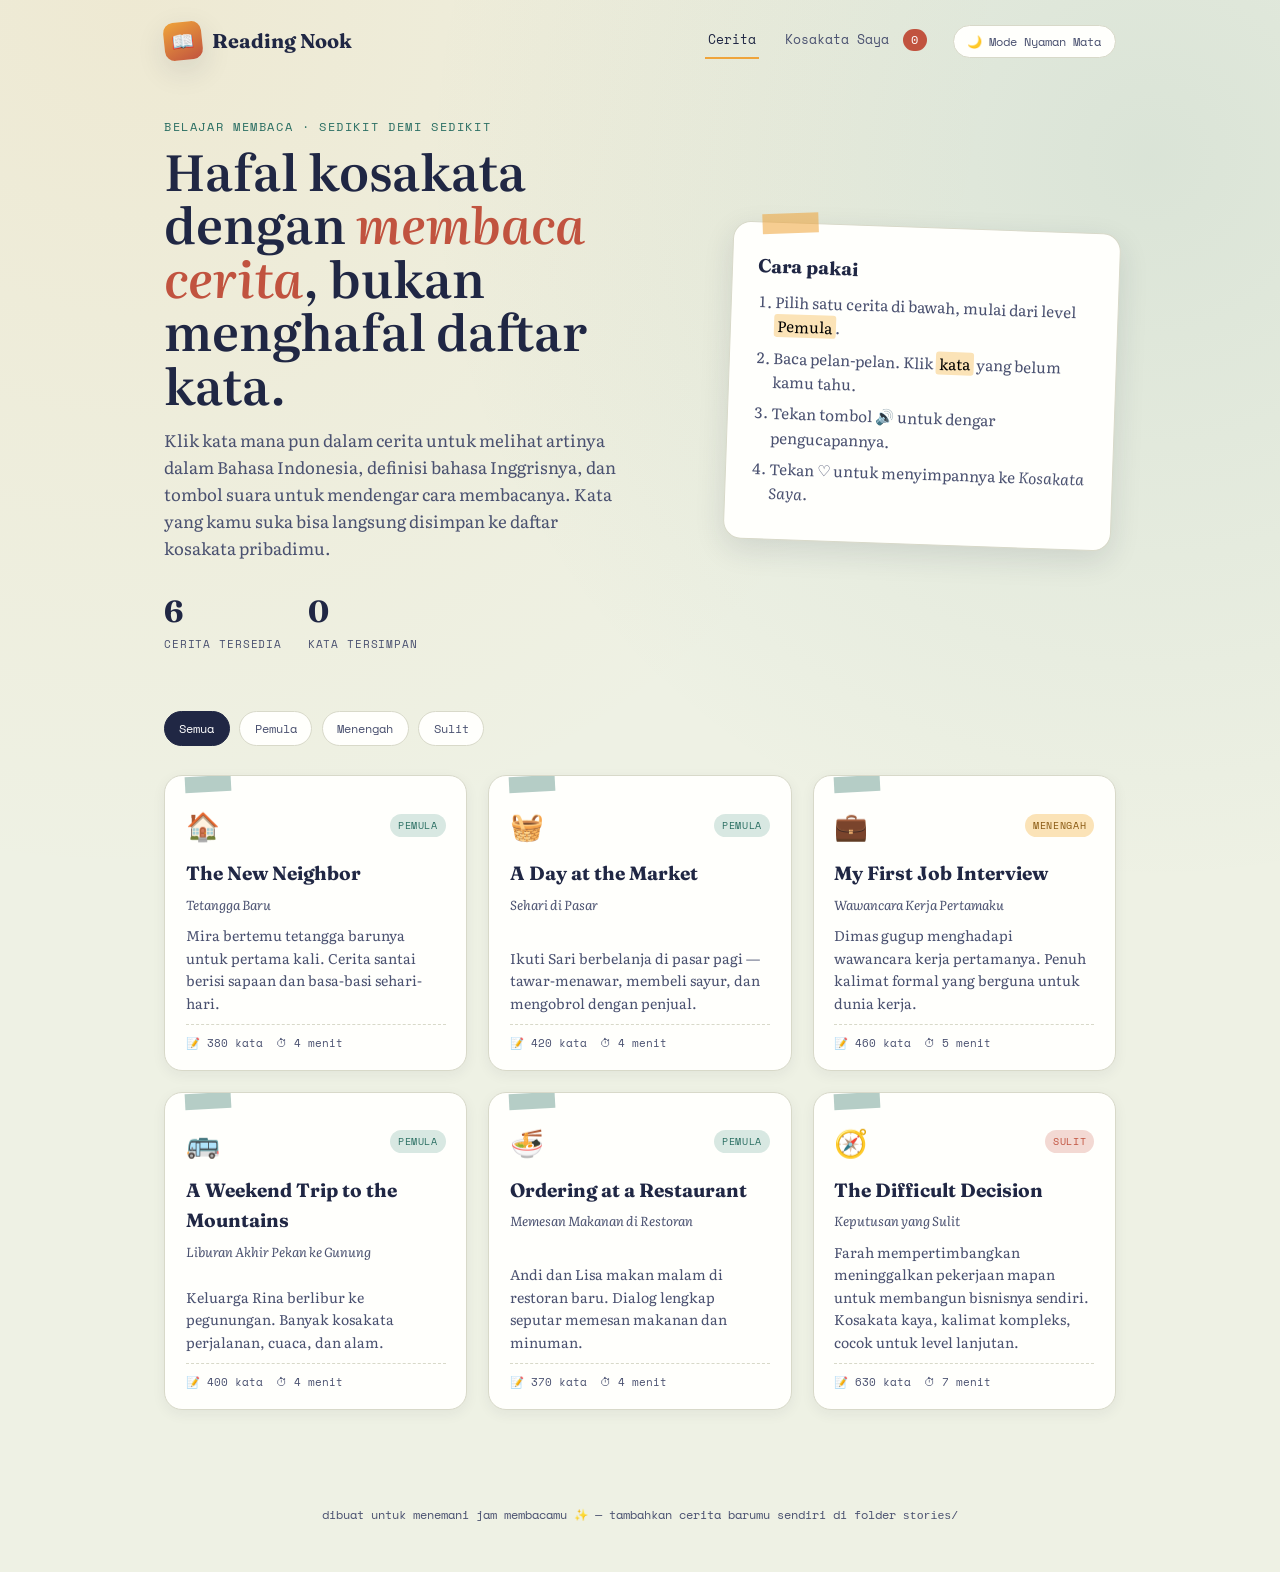
<file: index.html>
<!DOCTYPE html>
<html lang="id">
<head>
<meta charset="UTF-8" />
<meta name="viewport" content="width=device-width, initial-scale=1.0" />
<title>English Reading Nook — Belajar Bahasa Inggris Lewat Cerita</title>
<script>(function(){if(localStorage.getItem("erb_theme")==="comfort"){document.documentElement.setAttribute("data-theme","comfort");}})();</script>
<link rel="stylesheet" href="assets/css/style.css" />
</head>
<body>

  <nav class="site-nav">
    <a href="index.html" class="brand">
      <span class="brand-mark">📖</span>
      <span class="brand-name">Reading Nook</span>
    </a>
    <div class="nav-links">
      <a href="index.html" class="active">Cerita</a>
      <a href="vocab.html">Kosakata Saya <span class="vocab-pill">0</span></a>
      <button id="theme-toggle" class="eye-toggle" type="button">🌙 Mode Nyaman Mata</button>
    </div>
  </nav>

  <div class="shell">

    <section class="hero">
      <div>
        <div class="eyebrow">Belajar membaca · sedikit demi sedikit</div>
        <h1>Hafal kosakata dengan <em>membaca cerita</em>, bukan menghafal daftar kata.</h1>
        <p class="lede">
          Klik kata mana pun dalam cerita untuk melihat artinya dalam Bahasa
          Indonesia, definisi bahasa Inggrisnya, dan tombol suara untuk
          mendengar cara membacanya. Kata yang kamu suka bisa langsung
          disimpan ke daftar kosakata pribadimu.
        </p>
        <div class="hero-stats">
          <div class="stat-block">
            <div class="num" id="stat-stories">0</div>
            <div class="lbl">Cerita tersedia</div>
          </div>
          <div class="stat-block">
            <div class="num" id="stat-vocab">0</div>
            <div class="lbl">Kata tersimpan</div>
          </div>
        </div>
      </div>

      <div class="hero-card">
        <h3>Cara pakai</h3>
        <ol>
          <li>Pilih satu cerita di bawah, mulai dari level <mark>Pemula</mark>.</li>
          <li>Baca pelan-pelan. Klik <mark>kata</mark> yang belum kamu tahu.</li>
          <li>Tekan tombol 🔊 untuk dengar pengucapannya.</li>
          <li>Tekan ♡ untuk menyimpannya ke <em>Kosakata Saya</em>.</li>
        </ol>
      </div>
    </section>

    <div class="filter-bar" id="filter-bar">
      <button class="filter-btn active" data-level="all">Semua</button>
      <button class="filter-btn" data-level="Pemula">Pemula</button>
      <button class="filter-btn" data-level="Menengah">Menengah</button>
      <button class="filter-btn" data-level="Sulit">Sulit</button>
    </div>

    <div class="story-grid" id="story-grid"></div>

  </div>

  <footer class="site-foot">dibuat untuk menemani jam membacamu ✨ — tambahkan cerita barumu sendiri di folder <code>stories/</code></footer>

  <script src="assets/js/stories-data.js"></script>
  <script src="assets/js/app.js"></script>
  <script>
    function levelClass(level) {
      return "level-" + level.replace(/\s+/g, "-");
    }

    function renderGrid(filter) {
      const grid = document.getElementById("story-grid");
      grid.innerHTML = "";
      const list = STORIES.filter((s) => filter === "all" || s.level === filter);
      list.forEach((s) => {
        const a = document.createElement("a");
        a.href = s.file;
        a.className = "story-card";
        a.innerHTML = `
          <span class="tape"></span>
          <div class="card-top">
            <span class="card-emoji">${s.emoji}</span>
            <span class="level-tag ${levelClass(s.level)}">${s.level}</span>
          </div>
          <h3>${s.title}</h3>
          <p class="title-id">${s.titleId}</p>
          <p>${s.summary}</p>
          <div class="card-meta">
            <span>📝 ${s.words} kata</span>
            <span>⏱ ${s.minutes} menit</span>
          </div>
        `;
        grid.appendChild(a);
      });
    }

    document.getElementById("stat-stories").textContent = STORIES.length;
    document.getElementById("stat-vocab").textContent = vocabCount();

    renderGrid("all");

    document.getElementById("filter-bar").addEventListener("click", (e) => {
      const btn = e.target.closest(".filter-btn");
      if (!btn) return;
      document
        .querySelectorAll(".filter-btn")
        .forEach((b) => b.classList.remove("active"));
      btn.classList.add("active");
      renderGrid(btn.dataset.level);
    });
  </script>
</body>
</html>
</file>
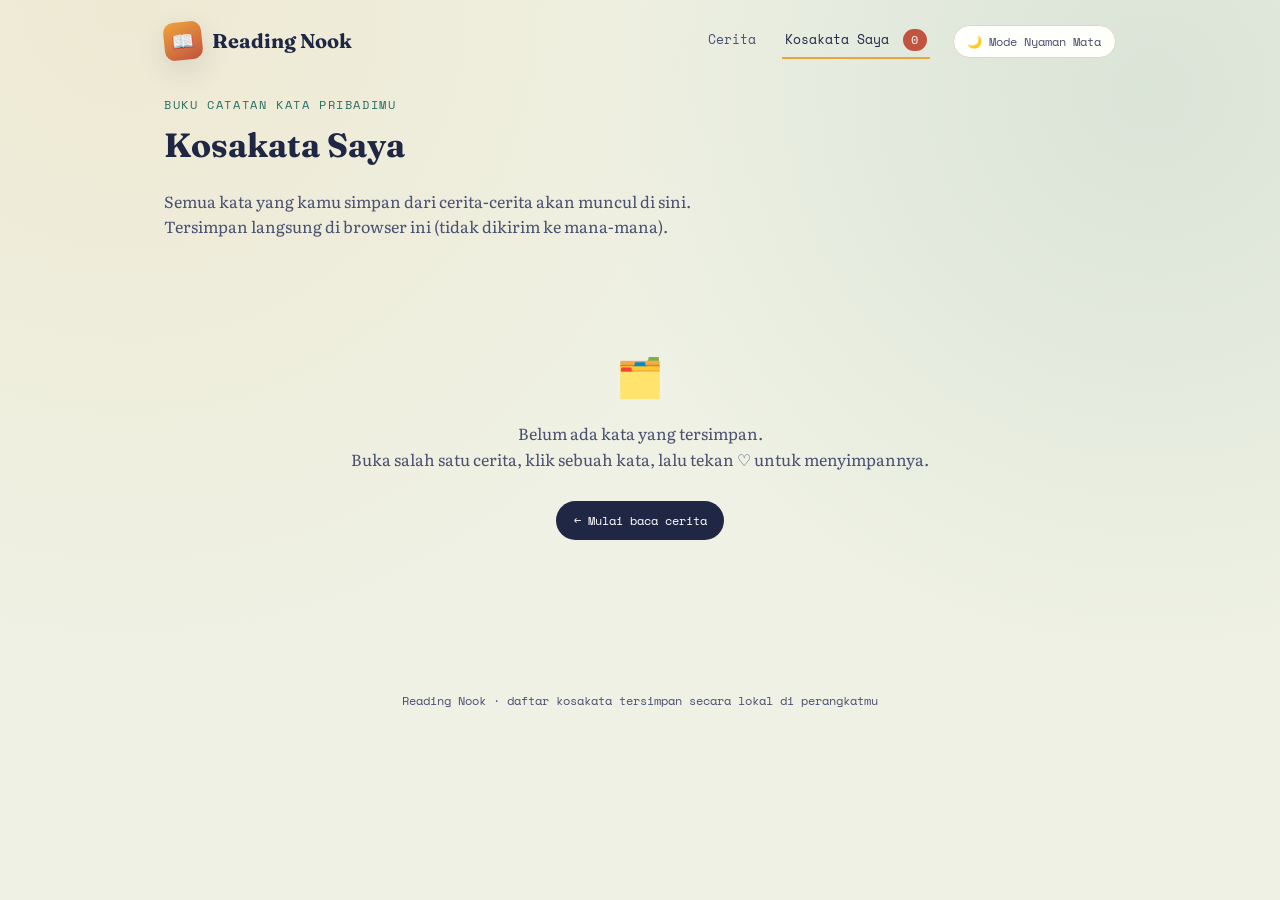
<file: vocab.html>
<!DOCTYPE html>
<html lang="id">
<head>
<meta charset="UTF-8" />
<meta name="viewport" content="width=device-width, initial-scale=1.0" />
<title>Kosakata Saya — English Reading Nook</title>
<script>(function(){if(localStorage.getItem("erb_theme")==="comfort"){document.documentElement.setAttribute("data-theme","comfort");}})();</script>
<link rel="stylesheet" href="assets/css/style.css" />
</head>
<body>

  <nav class="site-nav">
    <a href="index.html" class="brand">
      <span class="brand-mark">📖</span>
      <span class="brand-name">Reading Nook</span>
    </a>
    <div class="nav-links">
      <a href="index.html">Cerita</a>
      <a href="vocab.html" class="active">Kosakata Saya <span class="vocab-pill">0</span></a>
      <button id="theme-toggle" class="eye-toggle" type="button">🌙 Mode Nyaman Mata</button>
    </div>
  </nav>

  <div class="shell">
    <div class="reader-header">
      <div class="eyebrow">Buku catatan kata pribadimu</div>
      <h1 class="serif-display" style="font-size:2.1rem; margin:.3rem 0;">Kosakata Saya</h1>
      <p style="color:var(--ink-soft); max-width:60ch;">
        Semua kata yang kamu simpan dari cerita-cerita akan muncul di sini.
        Tersimpan langsung di browser ini (tidak dikirim ke mana-mana).
      </p>
    </div>

    <div id="vocab-list" class="vocab-list"></div>
  </div>

  <footer class="site-foot">Reading Nook · daftar kosakata tersimpan secara lokal di perangkatmu</footer>

  <script src="assets/js/stories-data.js"></script>
  <script src="assets/js/app.js"></script>
  <script>
    function render() {
      const container = document.getElementById("vocab-list");
      const store = loadVocab();
      const words = Object.values(store).sort((a, b) => b.savedAt - a.savedAt);

      if (words.length === 0) {
        container.innerHTML = `
          <div class="empty-state">
            <div class="big">🗂️</div>
            <p>Belum ada kata yang tersimpan.<br/>Buka salah satu cerita, klik sebuah kata, lalu tekan ♡ untuk menyimpannya.</p>
            <a class="btn btn-primary" href="index.html" style="margin-top:.8rem; text-decoration:none;">← Mulai baca cerita</a>
          </div>`;
        return;
      }

      container.innerHTML = words
        .map(
          (w) => `
        <div class="vocab-row" data-word="${w.word}">
          <div class="vword">${w.word}</div>
          <div class="vmeta">
            ${w.translation ? `<strong>${w.translation}</strong> — ` : ""}${
              w.definition || "<i>tanpa definisi</i>"
            }
            <div class="vfrom">dari: ${w.source || "-"}</div>
          </div>
          <button class="icon-btn speak-btn" title="Dengarkan">🔊</button>
          <button class="icon-btn delete-btn" title="Hapus">🗑</button>
        </div>`
        )
        .join("");

      container.querySelectorAll(".speak-btn").forEach((btn) => {
        btn.addEventListener("click", (e) => {
          const word = e.target.closest(".vocab-row").dataset.word;
          speak(word);
        });
      });
      container.querySelectorAll(".delete-btn").forEach((btn) => {
        btn.addEventListener("click", (e) => {
          const row = e.target.closest(".vocab-row");
          removeFromVocab(row.dataset.word);
          refreshVocabPill();
          render();
        });
      });
    }

    render();
  </script>
</body>
</html>
</file>
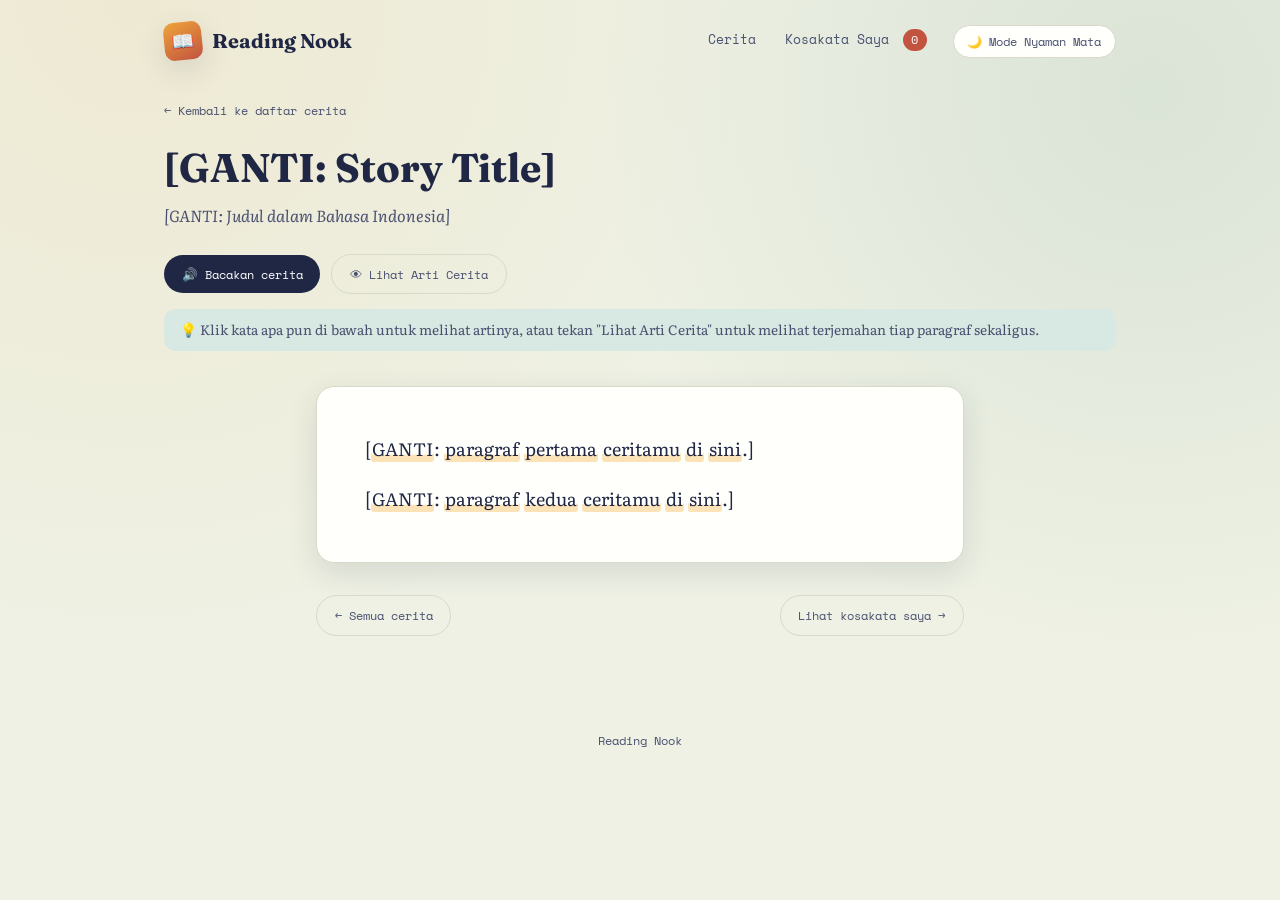
<file: stories/_template.html>
<!--
  TEMPLATE CERITA BARU
  =====================
  Cara pakai:
  1. Copy file ini, ganti nama misalnya: stories/my-new-story.html
  2. Ganti <title> dan semua teks bertanda [GANTI...]
  3. Tulis ceritamu sebagai paragraf biasa di dalam <div id="story-text">.
     Tidak perlu menandai kata secara manual -- sistem akan otomatis
     membuat setiap kata bisa diklik.
  4. Daftarkan cerita ini di assets/js/stories-data.js
-->
<!DOCTYPE html>
<html lang="en">
<head>
<meta charset="UTF-8" />
<meta name="viewport" content="width=device-width, initial-scale=1.0" />
<title>[GANTI: Story Title] — English Reading Nook</title>
<script>(function(){if(localStorage.getItem("erb_theme")==="comfort"){document.documentElement.setAttribute("data-theme","comfort");}})();</script>
<link rel="stylesheet" href="../assets/css/style.css" />
</head>
<body>

  <nav class="site-nav">
    <a href="../index.html" class="brand">
      <span class="brand-mark">📖</span>
      <span class="brand-name">Reading Nook</span>
    </a>
    <div class="nav-links">
      <a href="../index.html">Cerita</a>
      <a href="../vocab.html">Kosakata Saya <span class="vocab-pill">0</span></a>
      <button id="theme-toggle" class="eye-toggle" type="button">🌙 Mode Nyaman Mata</button>
    </div>
  </nav>

  <div class="shell">
    <div class="reader-header">
      <a href="../index.html" class="back-link">← Kembali ke daftar cerita</a>
      <div class="reader-title-row">
        <div>
          <h1>[GANTI: Story Title]</h1>
          <p class="title-id">[GANTI: Judul dalam Bahasa Indonesia]</p>
        </div>
      </div>
      <div class="reader-toolbar">
        <button class="btn btn-primary" id="read-aloud-btn">🔊 Bacakan cerita</button>
        <button class="btn btn-ghost" id="toggle-translation-btn">👁 Lihat Arti Cerita</button>
      </div>
      <div class="hint-banner">
        💡 Klik kata apa pun di bawah untuk melihat artinya, atau tekan "Lihat Arti Cerita" untuk melihat terjemahan tiap paragraf sekaligus.
      </div>
    </div>

    <!--
      Setiap paragraf ditulis berpasangan:
      - p.story-en  -> teks bahasa Inggris (kata-katanya otomatis bisa diklik)
      - p.story-id  -> terjemahan Indonesia (muncul saat tombol "Lihat Arti" ditekan)
    -->
    <article class="story-paper">
      <div id="story-text">
        <div class="para-pair">
          <p class="story-en">[GANTI: paragraf pertama ceritamu di sini.]</p>
          <p class="story-id">[GANTI: terjemahan Indonesia paragraf pertama.]</p>
        </div>
        <div class="para-pair">
          <p class="story-en">[GANTI: paragraf kedua ceritamu di sini.]</p>
          <p class="story-id">[GANTI: terjemahan Indonesia paragraf kedua.]</p>
        </div>
      </div>
    </article>

    <div class="story-footer-nav">
      <a href="../index.html" class="btn btn-ghost" style="text-decoration:none;">← Semua cerita</a>
      <a href="../vocab.html" class="btn btn-ghost" style="text-decoration:none;">Lihat kosakata saya →</a>
    </div>
  </div>

  <footer class="site-foot">Reading Nook</footer>

  <script src="../assets/js/stories-data.js"></script>
  <script src="../assets/js/app.js"></script>
</body>
</html>
</file>
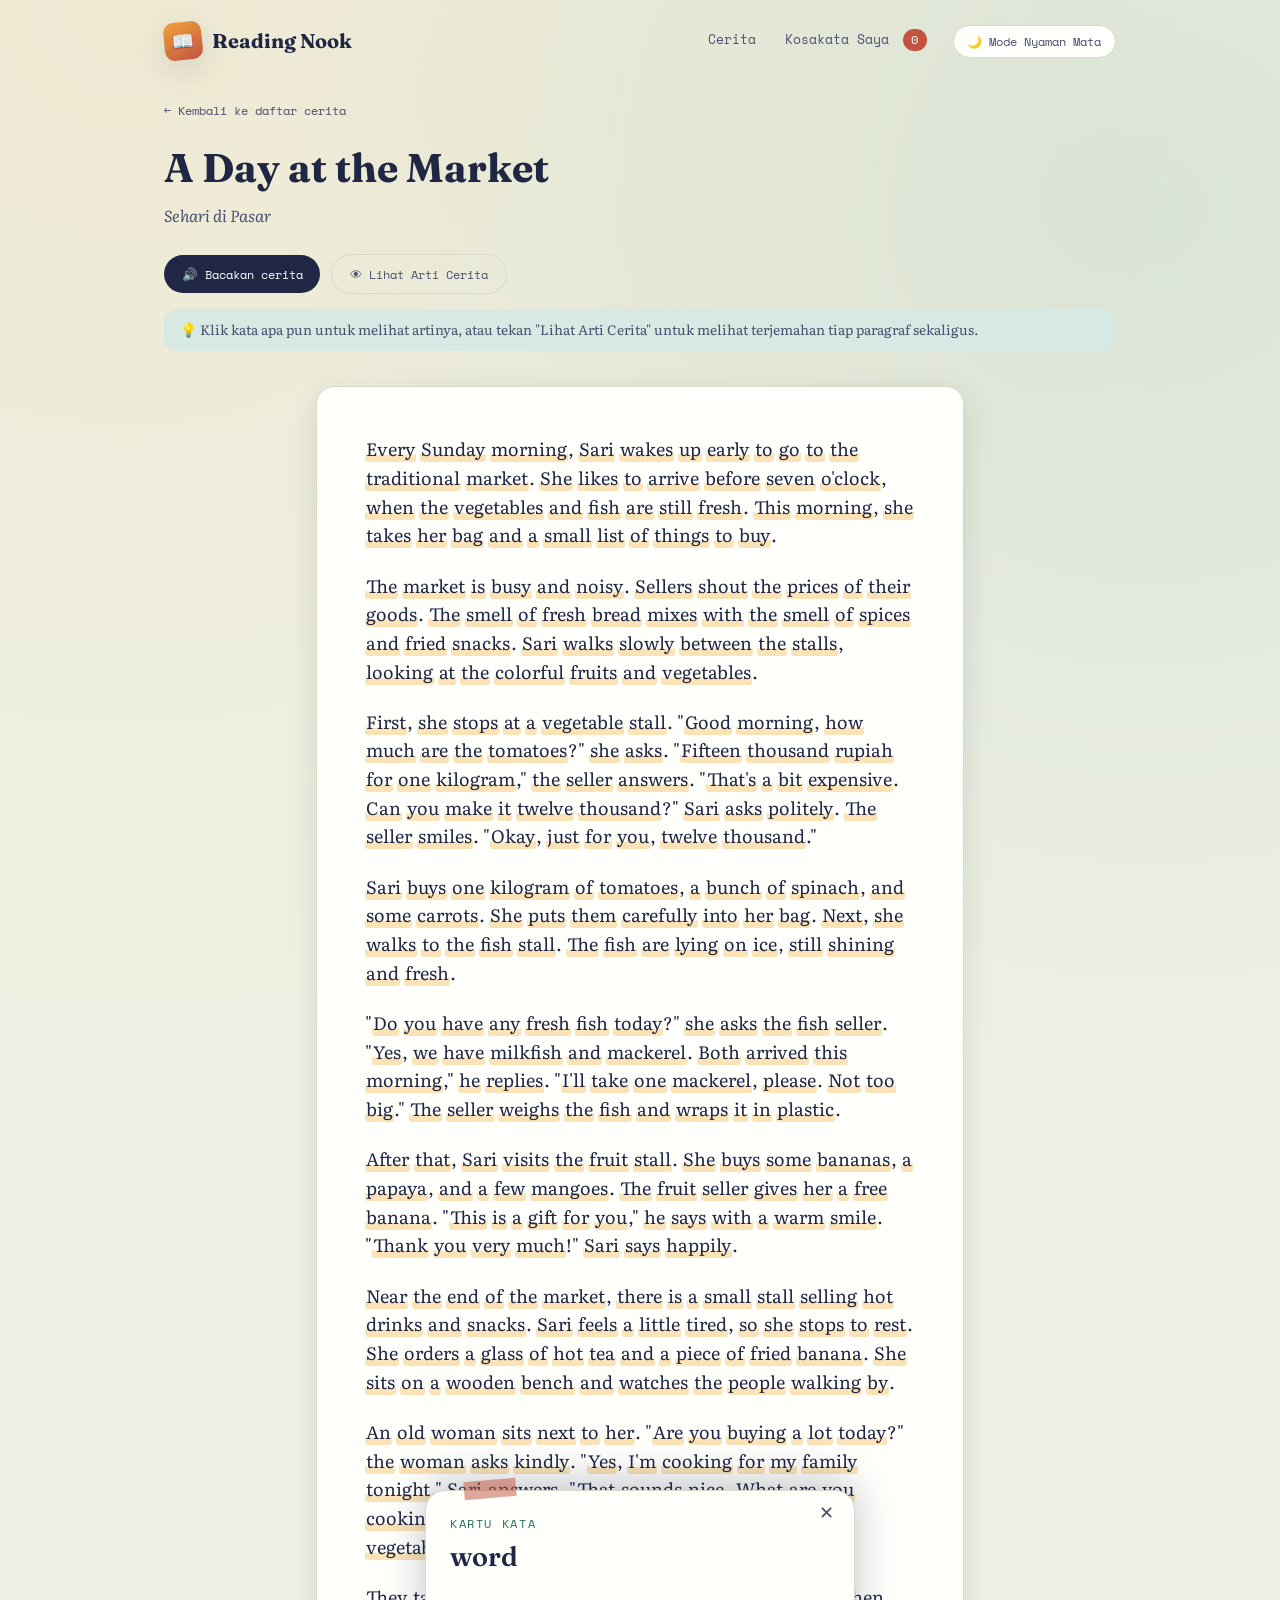
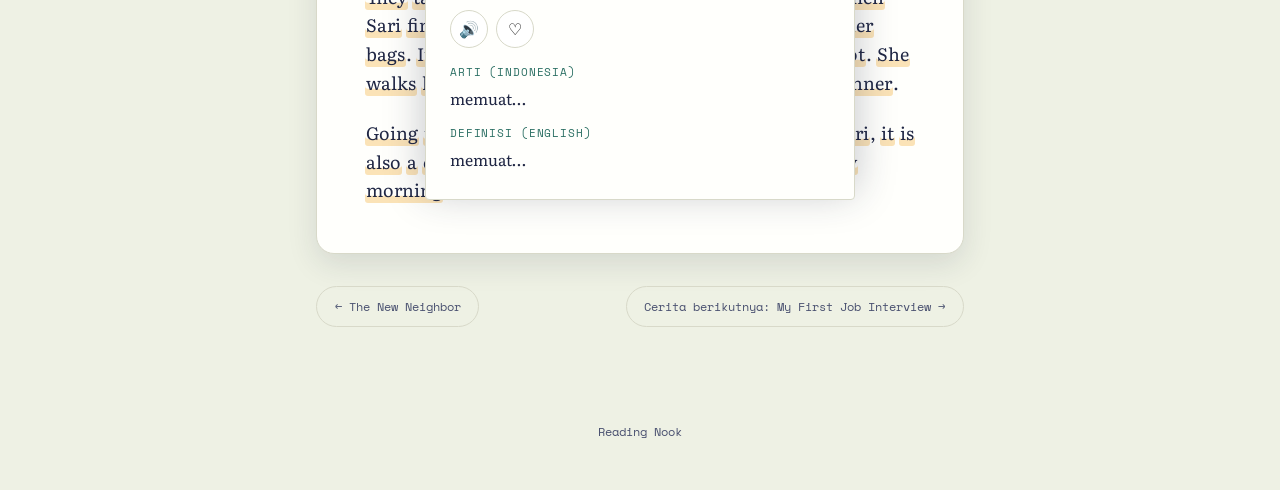
<file: stories/a-day-at-the-market.html>
<!DOCTYPE html>
<html lang="en">
<head>
<meta charset="UTF-8" />
<meta name="viewport" content="width=device-width, initial-scale=1.0" />
<title>A Day at the Market — English Reading Nook</title>
<script>(function(){if(localStorage.getItem("erb_theme")==="comfort"){document.documentElement.setAttribute("data-theme","comfort");}})();</script>
<link rel="stylesheet" href="../assets/css/style.css" />
</head>
<body>

  <nav class="site-nav">
    <a href="../index.html" class="brand">
      <span class="brand-mark">📖</span>
      <span class="brand-name">Reading Nook</span>
    </a>
    <div class="nav-links">
      <a href="../index.html">Cerita</a>
      <a href="../vocab.html">Kosakata Saya <span class="vocab-pill">0</span></a>
      <button id="theme-toggle" class="eye-toggle" type="button">🌙 Mode Nyaman Mata</button>
    </div>
  </nav>

  <div class="shell">
    <div class="reader-header">
      <a href="../index.html" class="back-link">← Kembali ke daftar cerita</a>
      <div class="reader-title-row">
        <div>
          <h1>A Day at the Market</h1>
          <p class="title-id">Sehari di Pasar</p>
        </div>
      </div>
      <div class="reader-toolbar">
        <button class="btn btn-primary" id="read-aloud-btn">🔊 Bacakan cerita</button>
        <button class="btn btn-ghost" id="toggle-translation-btn">👁 Lihat Arti Cerita</button>
      </div>
      <div class="hint-banner">
        💡 Klik kata apa pun untuk melihat artinya, atau tekan "Lihat Arti Cerita" untuk melihat terjemahan tiap paragraf sekaligus.
      </div>
    </div>

    <article class="story-paper">
      <div id="story-text">
        <div class="para-pair">
          <p class="story-en">Every Sunday morning, Sari wakes up early to go to the traditional market. She likes to arrive before seven o'clock, when the vegetables and fish are still fresh. This morning, she takes her bag and a small list of things to buy.</p>
          <p class="story-id">Setiap Minggu pagi, Sari bangun pagi-pagi untuk pergi ke pasar tradisional. Dia suka tiba sebelum jam tujuh, saat sayur dan ikan masih segar. Pagi ini, dia membawa tasnya dan daftar kecil belanjaan.</p>
        </div>
        <div class="para-pair">
          <p class="story-en">The market is busy and noisy. Sellers shout the prices of their goods. The smell of fresh bread mixes with the smell of spices and fried snacks. Sari walks slowly between the stalls, looking at the colorful fruits and vegetables.</p>
          <p class="story-id">Pasar itu ramai dan berisik. Para pedagang berteriak menawarkan harga barang mereka. Aroma roti segar bercampur dengan aroma rempah dan gorengan. Sari berjalan pelan di antara lapak-lapak, melihat buah dan sayur yang berwarna-warni.</p>
        </div>
        <div class="para-pair">
          <p class="story-en">First, she stops at a vegetable stall. "Good morning, how much are the tomatoes?" she asks. "Fifteen thousand rupiah for one kilogram," the seller answers. "That's a bit expensive. Can you make it twelve thousand?" Sari asks politely. The seller smiles. "Okay, just for you, twelve thousand."</p>
          <p class="story-id">Pertama, dia berhenti di lapak sayur. "Selamat pagi, tomatnya berapa?" tanyanya. "Lima belas ribu rupiah per kilo," jawab penjualnya. "Agak mahal ya. Bisa dua belas ribu?" tanya Sari dengan sopan. Penjual itu tersenyum. "Baik, khusus untukmu, dua belas ribu."</p>
        </div>
        <div class="para-pair">
          <p class="story-en">Sari buys one kilogram of tomatoes, a bunch of spinach, and some carrots. She puts them carefully into her bag. Next, she walks to the fish stall. The fish are lying on ice, still shining and fresh.</p>
          <p class="story-id">Sari membeli satu kilo tomat, seikat bayam, dan beberapa wortel. Dia memasukkannya dengan hati-hati ke dalam tas. Selanjutnya, dia berjalan ke lapak ikan. Ikan-ikan itu tergeletak di atas es, masih mengkilap dan segar.</p>
        </div>
        <div class="para-pair">
          <p class="story-en">"Do you have any fresh fish today?" she asks the fish seller. "Yes, we have milkfish and mackerel. Both arrived this morning," he replies. "I'll take one mackerel, please. Not too big." The seller weighs the fish and wraps it in plastic.</p>
          <p class="story-id">"Ada ikan segar hari ini?" tanyanya kepada penjual ikan. "Ada, kami punya bandeng dan kembung. Keduanya baru datang tadi pagi," jawabnya. "Saya ambil satu kembung ya, jangan yang terlalu besar." Penjual itu menimbang ikannya dan membungkusnya dengan plastik.</p>
        </div>
        <div class="para-pair">
          <p class="story-en">After that, Sari visits the fruit stall. She buys some bananas, a papaya, and a few mangoes. The fruit seller gives her a free banana. "This is a gift for you," he says with a warm smile. "Thank you very much!" Sari says happily.</p>
          <p class="story-id">Setelah itu, Sari mampir ke lapak buah. Dia membeli beberapa pisang, satu pepaya, dan beberapa mangga. Penjual buah itu memberinya satu pisang gratis. "Ini hadiah untukmu," katanya sambil tersenyum hangat. "Terima kasih banyak!" kata Sari dengan gembira.</p>
        </div>
        <div class="para-pair">
          <p class="story-en">Near the end of the market, there is a small stall selling hot drinks and snacks. Sari feels a little tired, so she stops to rest. She orders a glass of hot tea and a piece of fried banana. She sits on a wooden bench and watches the people walking by.</p>
          <p class="story-id">Di ujung pasar, ada lapak kecil yang menjual minuman hangat dan camilan. Sari merasa sedikit lelah, jadi dia berhenti untuk istirahat. Dia memesan segelas teh hangat dan sepotong pisang goreng. Dia duduk di bangku kayu dan memperhatikan orang-orang yang lalu lalang.</p>
        </div>
        <div class="para-pair">
          <p class="story-en">An old woman sits next to her. "Are you buying a lot today?" the woman asks kindly. "Yes, I'm cooking for my family tonight," Sari answers. "That sounds nice. What are you cooking?" the woman asks. "Fish soup and stir-fried vegetables," Sari says.</p>
          <p class="story-id">Seorang wanita tua duduk di sebelahnya. "Belanja banyak hari ini?" tanya wanita itu dengan ramah. "Iya, saya mau masak untuk keluarga nanti malam," jawab Sari. "Wah, enak. Mau masak apa?" tanya wanita itu. "Sup ikan dan tumis sayur," kata Sari.</p>
        </div>
        <div class="para-pair">
          <p class="story-en">They talk for a few minutes about recipes and family. Then Sari finishes her tea, pays for her snack, and picks up her bags. It is almost nine o'clock, and the sun is getting hot. She walks home slowly, thinking about what to cook for dinner.</p>
          <p class="story-id">Mereka mengobrol beberapa menit tentang resep dan keluarga. Kemudian Sari menghabiskan tehnya, membayar jajanannya, dan mengangkat tas belanjaannya. Hampir jam sembilan, dan matahari mulai terasa panas. Dia berjalan pulang perlahan, memikirkan apa yang akan dimasak untuk makan malam.</p>
        </div>
        <div class="para-pair">
          <p class="story-en">Going to the market is more than just shopping. For Sari, it is also a chance to meet people and enjoy a simple, happy morning.</p>
          <p class="story-id">Pergi ke pasar bukan sekadar berbelanja. Bagi Sari, ini juga kesempatan untuk bertemu orang-orang dan menikmati pagi yang sederhana namun menyenangkan.</p>
        </div>
      </div>
    </article>

    <div class="story-footer-nav">
      <a href="the-new-neighbor.html" class="btn btn-ghost" style="text-decoration:none;">← The New Neighbor</a>
      <a href="my-first-job-interview.html" class="btn btn-ghost" style="text-decoration:none;">Cerita berikutnya: My First Job Interview →</a>
    </div>
  </div>

  <footer class="site-foot">Reading Nook</footer>

  <script src="../assets/js/stories-data.js"></script>
  <script src="../assets/js/app.js"></script>
</body>
</html>
</file>
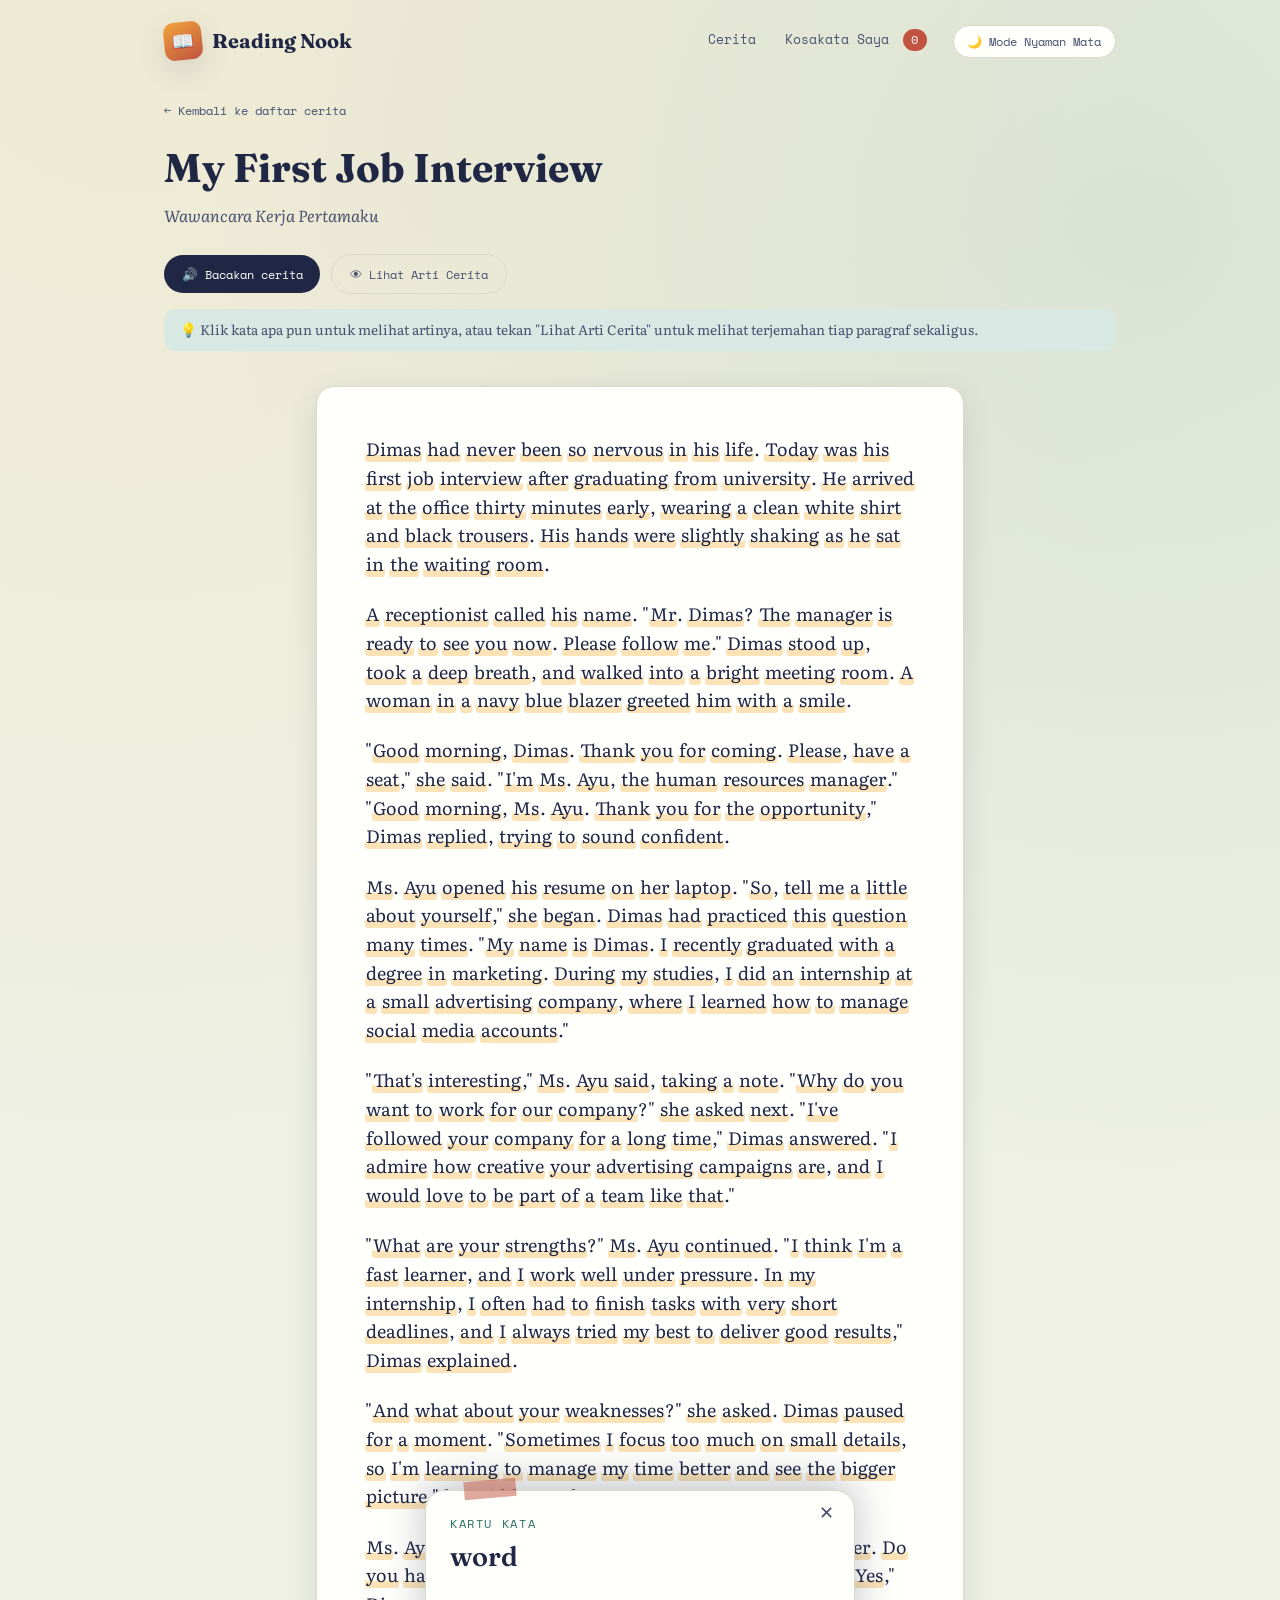
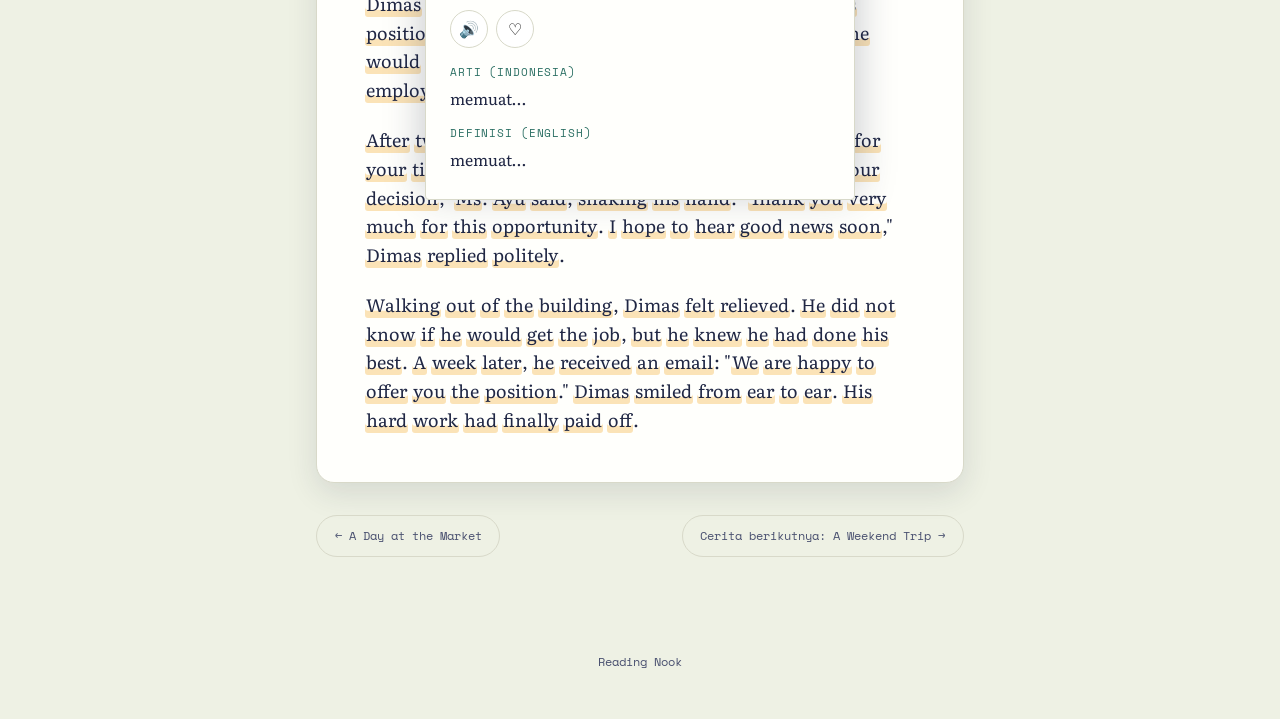
<file: stories/my-first-job-interview.html>
<!DOCTYPE html>
<html lang="en">
<head>
<meta charset="UTF-8" />
<meta name="viewport" content="width=device-width, initial-scale=1.0" />
<title>My First Job Interview — English Reading Nook</title>
<script>(function(){if(localStorage.getItem("erb_theme")==="comfort"){document.documentElement.setAttribute("data-theme","comfort");}})();</script>
<link rel="stylesheet" href="../assets/css/style.css" />
</head>
<body>

  <nav class="site-nav">
    <a href="../index.html" class="brand">
      <span class="brand-mark">📖</span>
      <span class="brand-name">Reading Nook</span>
    </a>
    <div class="nav-links">
      <a href="../index.html">Cerita</a>
      <a href="../vocab.html">Kosakata Saya <span class="vocab-pill">0</span></a>
      <button id="theme-toggle" class="eye-toggle" type="button">🌙 Mode Nyaman Mata</button>
    </div>
  </nav>

  <div class="shell">
    <div class="reader-header">
      <a href="../index.html" class="back-link">← Kembali ke daftar cerita</a>
      <div class="reader-title-row">
        <div>
          <h1>My First Job Interview</h1>
          <p class="title-id">Wawancara Kerja Pertamaku</p>
        </div>
      </div>
      <div class="reader-toolbar">
        <button class="btn btn-primary" id="read-aloud-btn">🔊 Bacakan cerita</button>
        <button class="btn btn-ghost" id="toggle-translation-btn">👁 Lihat Arti Cerita</button>
      </div>
      <div class="hint-banner">
        💡 Klik kata apa pun untuk melihat artinya, atau tekan "Lihat Arti Cerita" untuk melihat terjemahan tiap paragraf sekaligus.
      </div>
    </div>

    <article class="story-paper">
      <div id="story-text">
        <div class="para-pair">
          <p class="story-en">Dimas had never been so nervous in his life. Today was his first job interview after graduating from university. He arrived at the office thirty minutes early, wearing a clean white shirt and black trousers. His hands were slightly shaking as he sat in the waiting room.</p>
          <p class="story-id">Dimas belum pernah segugup ini seumur hidupnya. Hari ini adalah wawancara kerja pertamanya setelah lulus kuliah. Dia tiba di kantor tiga puluh menit lebih awal, mengenakan kemeja putih bersih dan celana hitam. Tangannya sedikit gemetar saat dia duduk di ruang tunggu.</p>
        </div>
        <div class="para-pair">
          <p class="story-en">A receptionist called his name. "Mr. Dimas? The manager is ready to see you now. Please follow me." Dimas stood up, took a deep breath, and walked into a bright meeting room. A woman in a navy blue blazer greeted him with a smile.</p>
          <p class="story-id">Seorang resepsionis memanggil namanya. "Pak Dimas? Manajernya sudah siap menemui Anda sekarang. Silakan ikuti saya." Dimas berdiri, menarik napas dalam-dalam, dan berjalan masuk ke ruang rapat yang terang. Seorang wanita berblazer biru dongker menyambutnya dengan senyuman.</p>
        </div>
        <div class="para-pair">
          <p class="story-en">"Good morning, Dimas. Thank you for coming. Please, have a seat," she said. "I'm Ms. Ayu, the human resources manager." "Good morning, Ms. Ayu. Thank you for the opportunity," Dimas replied, trying to sound confident.</p>
          <p class="story-id">"Selamat pagi, Dimas. Terima kasih sudah datang. Silakan duduk," katanya. "Saya Bu Ayu, manajer sumber daya manusia." "Selamat pagi, Bu Ayu. Terima kasih atas kesempatannya," jawab Dimas, berusaha terdengar percaya diri.</p>
        </div>
        <div class="para-pair">
          <p class="story-en">Ms. Ayu opened his resume on her laptop. "So, tell me a little about yourself," she began. Dimas had practiced this question many times. "My name is Dimas. I recently graduated with a degree in marketing. During my studies, I did an internship at a small advertising company, where I learned how to manage social media accounts."</p>
          <p class="story-id">Bu Ayu membuka CV-nya di laptop. "Coba ceritakan sedikit tentang diri Anda," dia memulai. Dimas sudah berlatih menjawab pertanyaan ini berkali-kali. "Nama saya Dimas. Saya baru lulus dengan gelar di bidang pemasaran. Selama kuliah, saya magang di perusahaan periklanan kecil, di sana saya belajar mengelola akun media sosial."</p>
        </div>
        <div class="para-pair">
          <p class="story-en">"That's interesting," Ms. Ayu said, taking a note. "Why do you want to work for our company?" she asked next. "I've followed your company for a long time," Dimas answered. "I admire how creative your advertising campaigns are, and I would love to be part of a team like that."</p>
          <p class="story-id">"Menarik sekali," kata Bu Ayu sambil mencatat. "Mengapa Anda ingin bekerja di perusahaan kami?" tanyanya selanjutnya. "Saya sudah mengikuti perusahaan ini sejak lama," jawab Dimas. "Saya kagum dengan kreativitas kampanye iklan kalian, dan saya ingin sekali menjadi bagian dari tim seperti itu."</p>
        </div>
        <div class="para-pair">
          <p class="story-en">"What are your strengths?" Ms. Ayu continued. "I think I'm a fast learner, and I work well under pressure. In my internship, I often had to finish tasks with very short deadlines, and I always tried my best to deliver good results," Dimas explained.</p>
          <p class="story-id">"Apa kelebihan Anda?" lanjut Bu Ayu. "Saya rasa saya cepat belajar, dan saya bisa bekerja baik di bawah tekanan. Saat magang, saya sering harus menyelesaikan tugas dengan tenggat waktu yang sangat singkat, dan saya selalu berusaha memberikan hasil terbaik," jelas Dimas.</p>
        </div>
        <div class="para-pair">
          <p class="story-en">"And what about your weaknesses?" she asked. Dimas paused for a moment. "Sometimes I focus too much on small details, so I'm learning to manage my time better and see the bigger picture," he said honestly.</p>
          <p class="story-id">"Kalau kekurangan Anda?" tanyanya. Dimas terdiam sejenak. "Terkadang saya terlalu fokus pada hal-hal kecil, jadi saya sedang belajar mengatur waktu dengan lebih baik dan melihat gambaran besarnya," katanya jujur.</p>
        </div>
        <div class="para-pair">
          <p class="story-en">Ms. Ayu smiled and nodded. "That's a very honest answer. Do you have any questions for me?" she asked at the end. "Yes," Dimas said. "What would a normal day look like in this position?" Ms. Ayu explained the daily tasks, the team he would work with, and the training program for new employees.</p>
          <p class="story-id">Bu Ayu tersenyum dan mengangguk. "Jawaban yang sangat jujur. Apakah Anda punya pertanyaan untuk saya?" tanyanya di akhir. "Ya," kata Dimas. "Seperti apa hari kerja biasa untuk posisi ini?" Bu Ayu menjelaskan tugas hariannya, tim yang akan dia ajak bekerja, dan program pelatihan untuk karyawan baru.</p>
        </div>
        <div class="para-pair">
          <p class="story-en">After twenty minutes, the interview ended. "Thank you for your time, Dimas. We will contact you next week with our decision," Ms. Ayu said, shaking his hand. "Thank you very much for this opportunity. I hope to hear good news soon," Dimas replied politely.</p>
          <p class="story-id">Setelah dua puluh menit, wawancara pun berakhir. "Terima kasih atas waktunya, Dimas. Kami akan menghubungi Anda minggu depan dengan keputusan kami," kata Bu Ayu sambil berjabat tangan. "Terima kasih banyak atas kesempatan ini. Saya harap segera mendengar kabar baik," jawab Dimas dengan sopan.</p>
        </div>
        <div class="para-pair">
          <p class="story-en">Walking out of the building, Dimas felt relieved. He did not know if he would get the job, but he knew he had done his best. A week later, he received an email: "We are happy to offer you the position." Dimas smiled from ear to ear. His hard work had finally paid off.</p>
          <p class="story-id">Berjalan keluar dari gedung, Dimas merasa lega. Dia tidak tahu apakah akan mendapatkan pekerjaan itu, tapi dia tahu dia sudah berusaha sebaik mungkin. Seminggu kemudian, dia menerima email: "Kami dengan senang hati menawarkan posisi ini kepada Anda." Dimas tersenyum lebar. Kerja kerasnya akhirnya membuahkan hasil.</p>
        </div>
      </div>
    </article>

    <div class="story-footer-nav">
      <a href="a-day-at-the-market.html" class="btn btn-ghost" style="text-decoration:none;">← A Day at the Market</a>
      <a href="weekend-trip.html" class="btn btn-ghost" style="text-decoration:none;">Cerita berikutnya: A Weekend Trip →</a>
    </div>
  </div>

  <footer class="site-foot">Reading Nook</footer>

  <script src="../assets/js/stories-data.js"></script>
  <script src="../assets/js/app.js"></script>
</body>
</html>
</file>
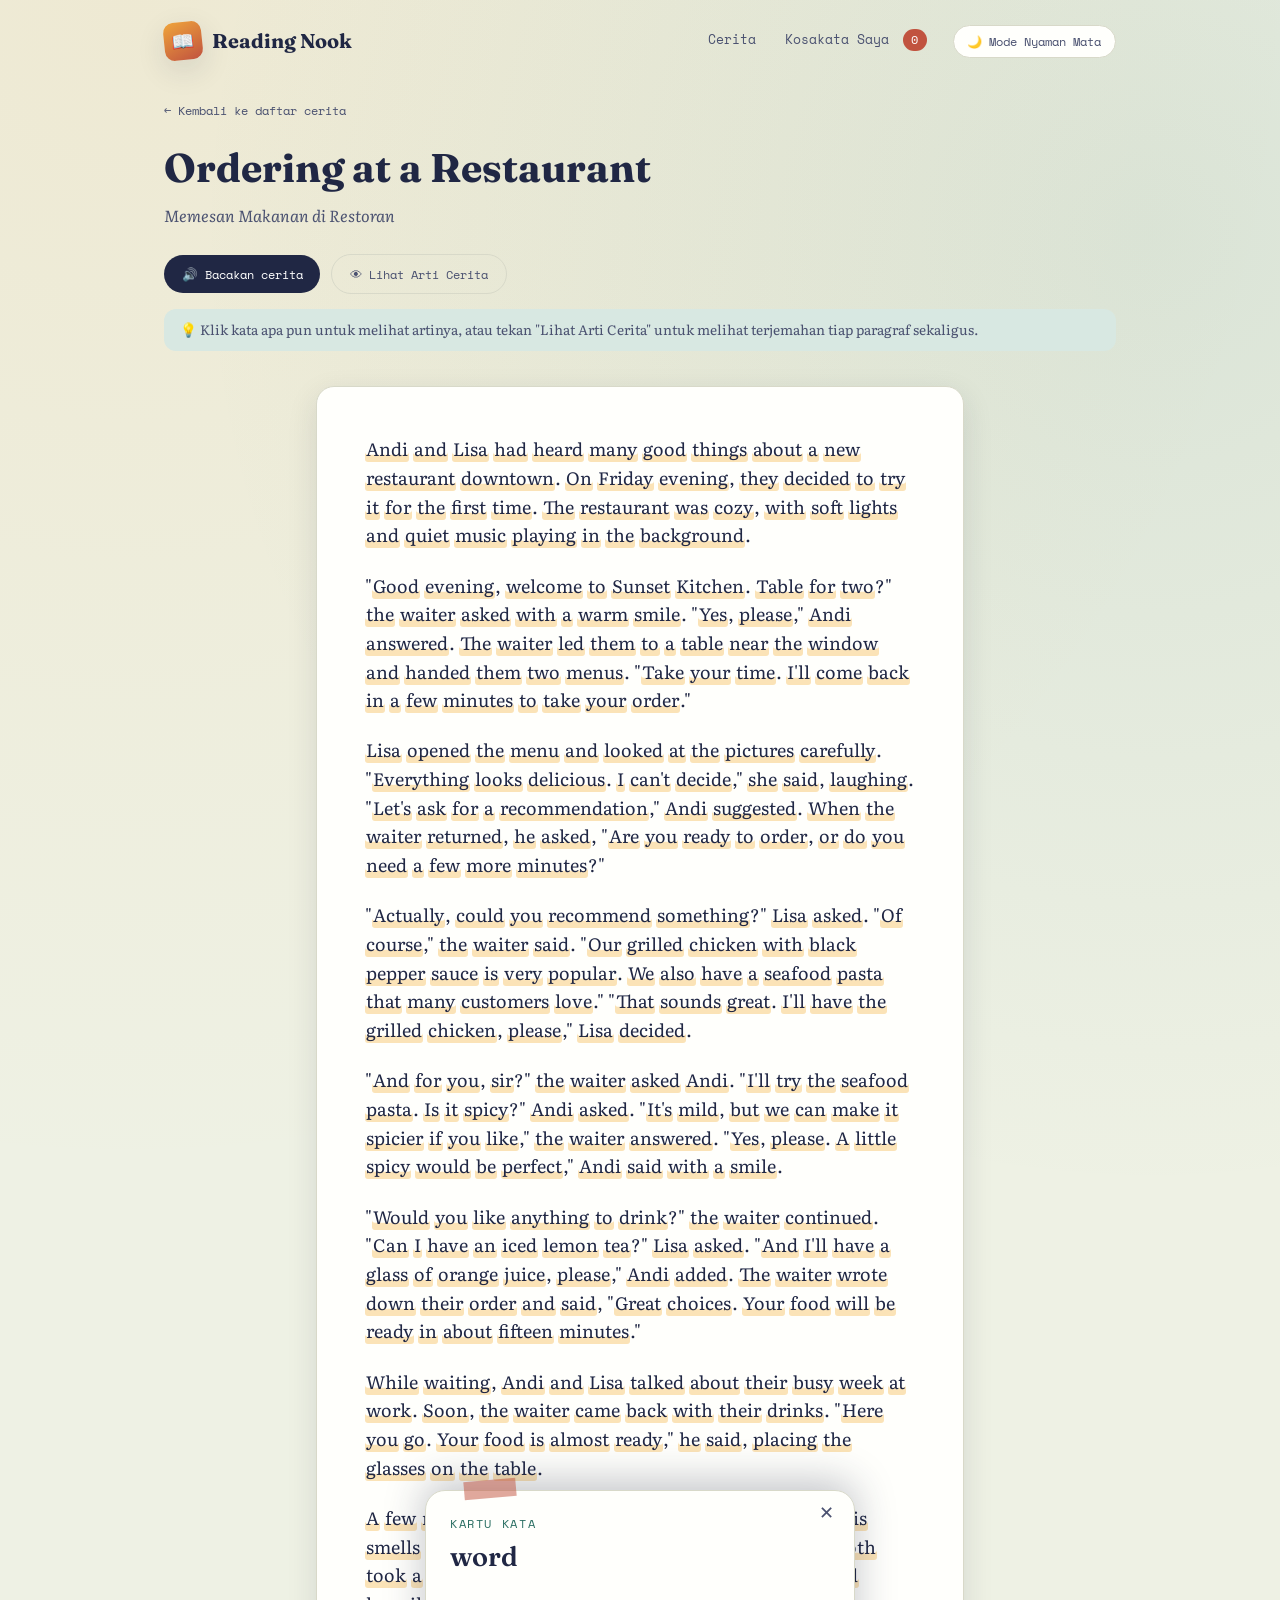
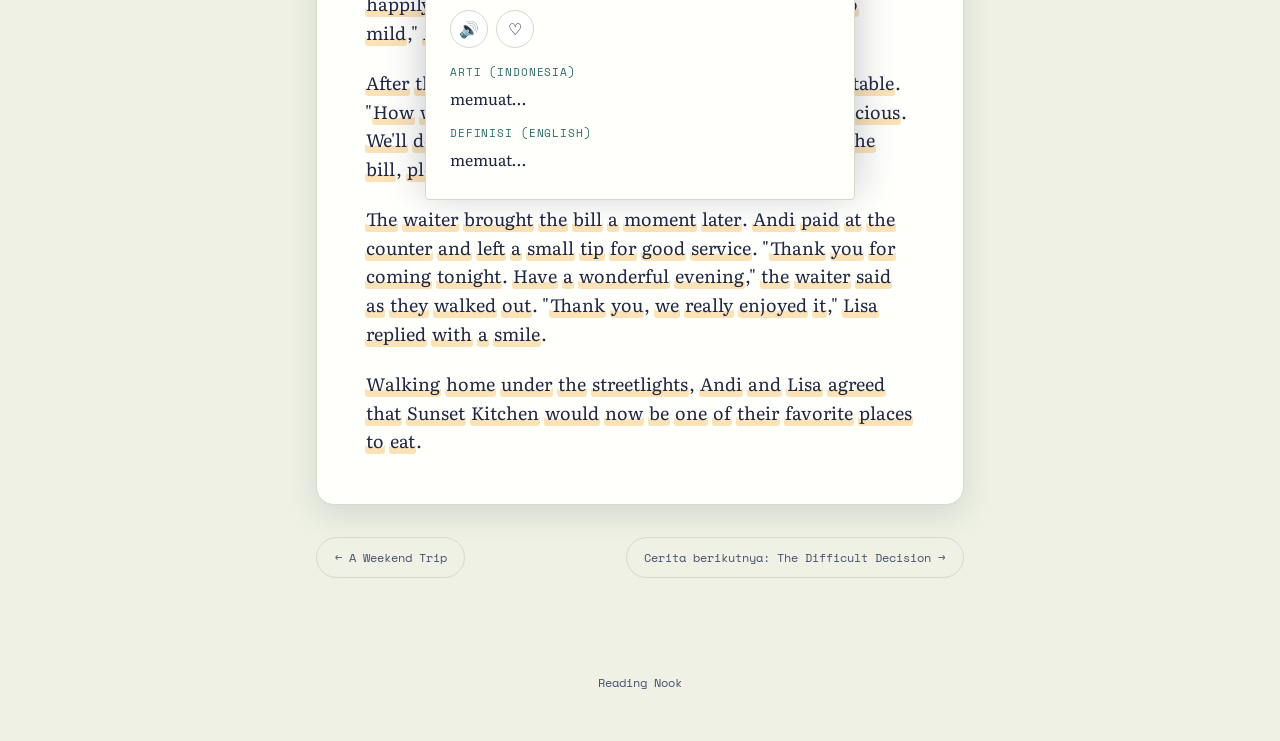
<file: stories/ordering-at-a-restaurant.html>
<!DOCTYPE html>
<html lang="en">
<head>
<meta charset="UTF-8" />
<meta name="viewport" content="width=device-width, initial-scale=1.0" />
<title>Ordering at a Restaurant — English Reading Nook</title>
<script>(function(){if(localStorage.getItem("erb_theme")==="comfort"){document.documentElement.setAttribute("data-theme","comfort");}})();</script>
<link rel="stylesheet" href="../assets/css/style.css" />
</head>
<body>

  <nav class="site-nav">
    <a href="../index.html" class="brand">
      <span class="brand-mark">📖</span>
      <span class="brand-name">Reading Nook</span>
    </a>
    <div class="nav-links">
      <a href="../index.html">Cerita</a>
      <a href="../vocab.html">Kosakata Saya <span class="vocab-pill">0</span></a>
      <button id="theme-toggle" class="eye-toggle" type="button">🌙 Mode Nyaman Mata</button>
    </div>
  </nav>

  <div class="shell">
    <div class="reader-header">
      <a href="../index.html" class="back-link">← Kembali ke daftar cerita</a>
      <div class="reader-title-row">
        <div>
          <h1>Ordering at a Restaurant</h1>
          <p class="title-id">Memesan Makanan di Restoran</p>
        </div>
      </div>
      <div class="reader-toolbar">
        <button class="btn btn-primary" id="read-aloud-btn">🔊 Bacakan cerita</button>
        <button class="btn btn-ghost" id="toggle-translation-btn">👁 Lihat Arti Cerita</button>
      </div>
      <div class="hint-banner">
        💡 Klik kata apa pun untuk melihat artinya, atau tekan "Lihat Arti Cerita" untuk melihat terjemahan tiap paragraf sekaligus.
      </div>
    </div>

    <article class="story-paper">
      <div id="story-text">
        <div class="para-pair">
          <p class="story-en">Andi and Lisa had heard many good things about a new restaurant downtown. On Friday evening, they decided to try it for the first time. The restaurant was cozy, with soft lights and quiet music playing in the background.</p>
          <p class="story-id">Andi dan Lisa sudah banyak mendengar hal-hal bagus tentang restoran baru di pusat kota. Jumat malam, mereka memutuskan untuk mencobanya untuk pertama kali. Restoran itu nyaman, dengan lampu redup dan musik pelan mengalun di latar belakang.</p>
        </div>
        <div class="para-pair">
          <p class="story-en">"Good evening, welcome to Sunset Kitchen. Table for two?" the waiter asked with a warm smile. "Yes, please," Andi answered. The waiter led them to a table near the window and handed them two menus. "Take your time. I'll come back in a few minutes to take your order."</p>
          <p class="story-id">"Selamat malam, selamat datang di Sunset Kitchen. Meja untuk dua orang?" tanya pelayan sambil tersenyum hangat. "Iya, tolong," jawab Andi. Pelayan itu mengantar mereka ke meja dekat jendela dan memberikan dua buku menu. "Silakan lihat-lihat dulu. Saya akan kembali beberapa menit lagi untuk mencatat pesanan."</p>
        </div>
        <div class="para-pair">
          <p class="story-en">Lisa opened the menu and looked at the pictures carefully. "Everything looks delicious. I can't decide," she said, laughing. "Let's ask for a recommendation," Andi suggested. When the waiter returned, he asked, "Are you ready to order, or do you need a few more minutes?"</p>
          <p class="story-id">Lisa membuka menu dan melihat gambar-gambarnya dengan teliti. "Semuanya kelihatan enak. Aku bingung mau pilih apa," katanya sambil tertawa. "Kita minta rekomendasi saja," usul Andi. Saat pelayan kembali, dia bertanya, "Sudah siap memesan, atau butuh waktu beberapa menit lagi?"</p>
        </div>
        <div class="para-pair">
          <p class="story-en">"Actually, could you recommend something?" Lisa asked. "Of course," the waiter said. "Our grilled chicken with black pepper sauce is very popular. We also have a seafood pasta that many customers love." "That sounds great. I'll have the grilled chicken, please," Lisa decided.</p>
          <p class="story-id">"Sebenarnya, boleh minta rekomendasi?" tanya Lisa. "Tentu," kata pelayan itu. "Ayam bakar saus lada hitam kami sangat populer. Kami juga punya pasta seafood yang disukai banyak pelanggan." "Kedengarannya enak. Aku pesan ayam bakarnya ya," putus Lisa.</p>
        </div>
        <div class="para-pair">
          <p class="story-en">"And for you, sir?" the waiter asked Andi. "I'll try the seafood pasta. Is it spicy?" Andi asked. "It's mild, but we can make it spicier if you like," the waiter answered. "Yes, please. A little spicy would be perfect," Andi said with a smile.</p>
          <p class="story-id">"Kalau untuk Anda, Pak?" tanya pelayan kepada Andi. "Saya coba pasta seafood-nya. Pedas nggak?" tanya Andi. "Rasanya ringan, tapi bisa kami buat lebih pedas kalau Anda mau," jawab pelayan. "Iya tolong, sedikit pedas pas sekali," kata Andi sambil tersenyum.</p>
        </div>
        <div class="para-pair">
          <p class="story-en">"Would you like anything to drink?" the waiter continued. "Can I have an iced lemon tea?" Lisa asked. "And I'll have a glass of orange juice, please," Andi added. The waiter wrote down their order and said, "Great choices. Your food will be ready in about fifteen minutes."</p>
          <p class="story-id">"Mau minum apa?" lanjut pelayan itu. "Boleh minta es teh lemon?" tanya Lisa. "Saya jus jeruk saja," tambah Andi. Pelayan mencatat pesanan mereka dan berkata, "Pilihan yang bagus. Makanannya akan siap sekitar lima belas menit lagi."</p>
        </div>
        <div class="para-pair">
          <p class="story-en">While waiting, Andi and Lisa talked about their busy week at work. Soon, the waiter came back with their drinks. "Here you go. Your food is almost ready," he said, placing the glasses on the table.</p>
          <p class="story-id">Sambil menunggu, Andi dan Lisa mengobrol tentang minggu kerja mereka yang sibuk. Tak lama, pelayan kembali membawa minuman mereka. "Ini minumannya. Makanannya hampir siap," katanya sambil meletakkan gelas di meja.</p>
        </div>
        <div class="para-pair">
          <p class="story-en">A few minutes later, two plates of hot food arrived. "This smells amazing," Lisa said, picking up her fork. They both took a bite. "Wow, this chicken is really good," Lisa said happily. "The pasta is perfect too, not too spicy, not too mild," Andi agreed.</p>
          <p class="story-id">Beberapa menit kemudian, dua piring makanan hangat pun tiba. "Baunya enak sekali," kata Lisa sambil mengambil garpunya. Mereka berdua mencicipi. "Wah, ayamnya enak banget," kata Lisa dengan senang. "Pastanya juga pas, nggak terlalu pedas, nggak terlalu hambar," Andi setuju.</p>
        </div>
        <div class="para-pair">
          <p class="story-en">After they finished eating, the waiter came to clear the table. "How was everything?" he asked. "It was absolutely delicious. We'll definitely come back," Andi said. "Could we have the bill, please?" Lisa asked politely.</p>
          <p class="story-id">Setelah selesai makan, pelayan datang membereskan meja. "Bagaimana makanannya?" tanyanya. "Enak sekali. Kami pasti akan kembali lagi," kata Andi. "Boleh minta bonnya?" tanya Lisa dengan sopan.</p>
        </div>
        <div class="para-pair">
          <p class="story-en">The waiter brought the bill a moment later. Andi paid at the counter and left a small tip for good service. "Thank you for coming tonight. Have a wonderful evening," the waiter said as they walked out. "Thank you, we really enjoyed it," Lisa replied with a smile.</p>
          <p class="story-id">Pelayan membawakan bon tak lama kemudian. Andi membayar di kasir dan meninggalkan tip kecil untuk pelayanan yang baik. "Terima kasih sudah datang malam ini. Selamat malam," kata pelayan saat mereka berjalan keluar. "Terima kasih, kami sangat menikmatinya," jawab Lisa sambil tersenyum.</p>
        </div>
        <div class="para-pair">
          <p class="story-en">Walking home under the streetlights, Andi and Lisa agreed that Sunset Kitchen would now be one of their favorite places to eat.</p>
          <p class="story-id">Berjalan pulang di bawah lampu jalan, Andi dan Lisa sepakat bahwa Sunset Kitchen kini menjadi salah satu tempat makan favorit mereka.</p>
        </div>
      </div>
    </article>

    <div class="story-footer-nav">
      <a href="weekend-trip.html" class="btn btn-ghost" style="text-decoration:none;">← A Weekend Trip</a>
      <a href="the-difficult-decision.html" class="btn btn-ghost" style="text-decoration:none;">Cerita berikutnya: The Difficult Decision →</a>
    </div>
  </div>

  <footer class="site-foot">Reading Nook</footer>

  <script src="../assets/js/stories-data.js"></script>
  <script src="../assets/js/app.js"></script>
</body>
</html>
</file>
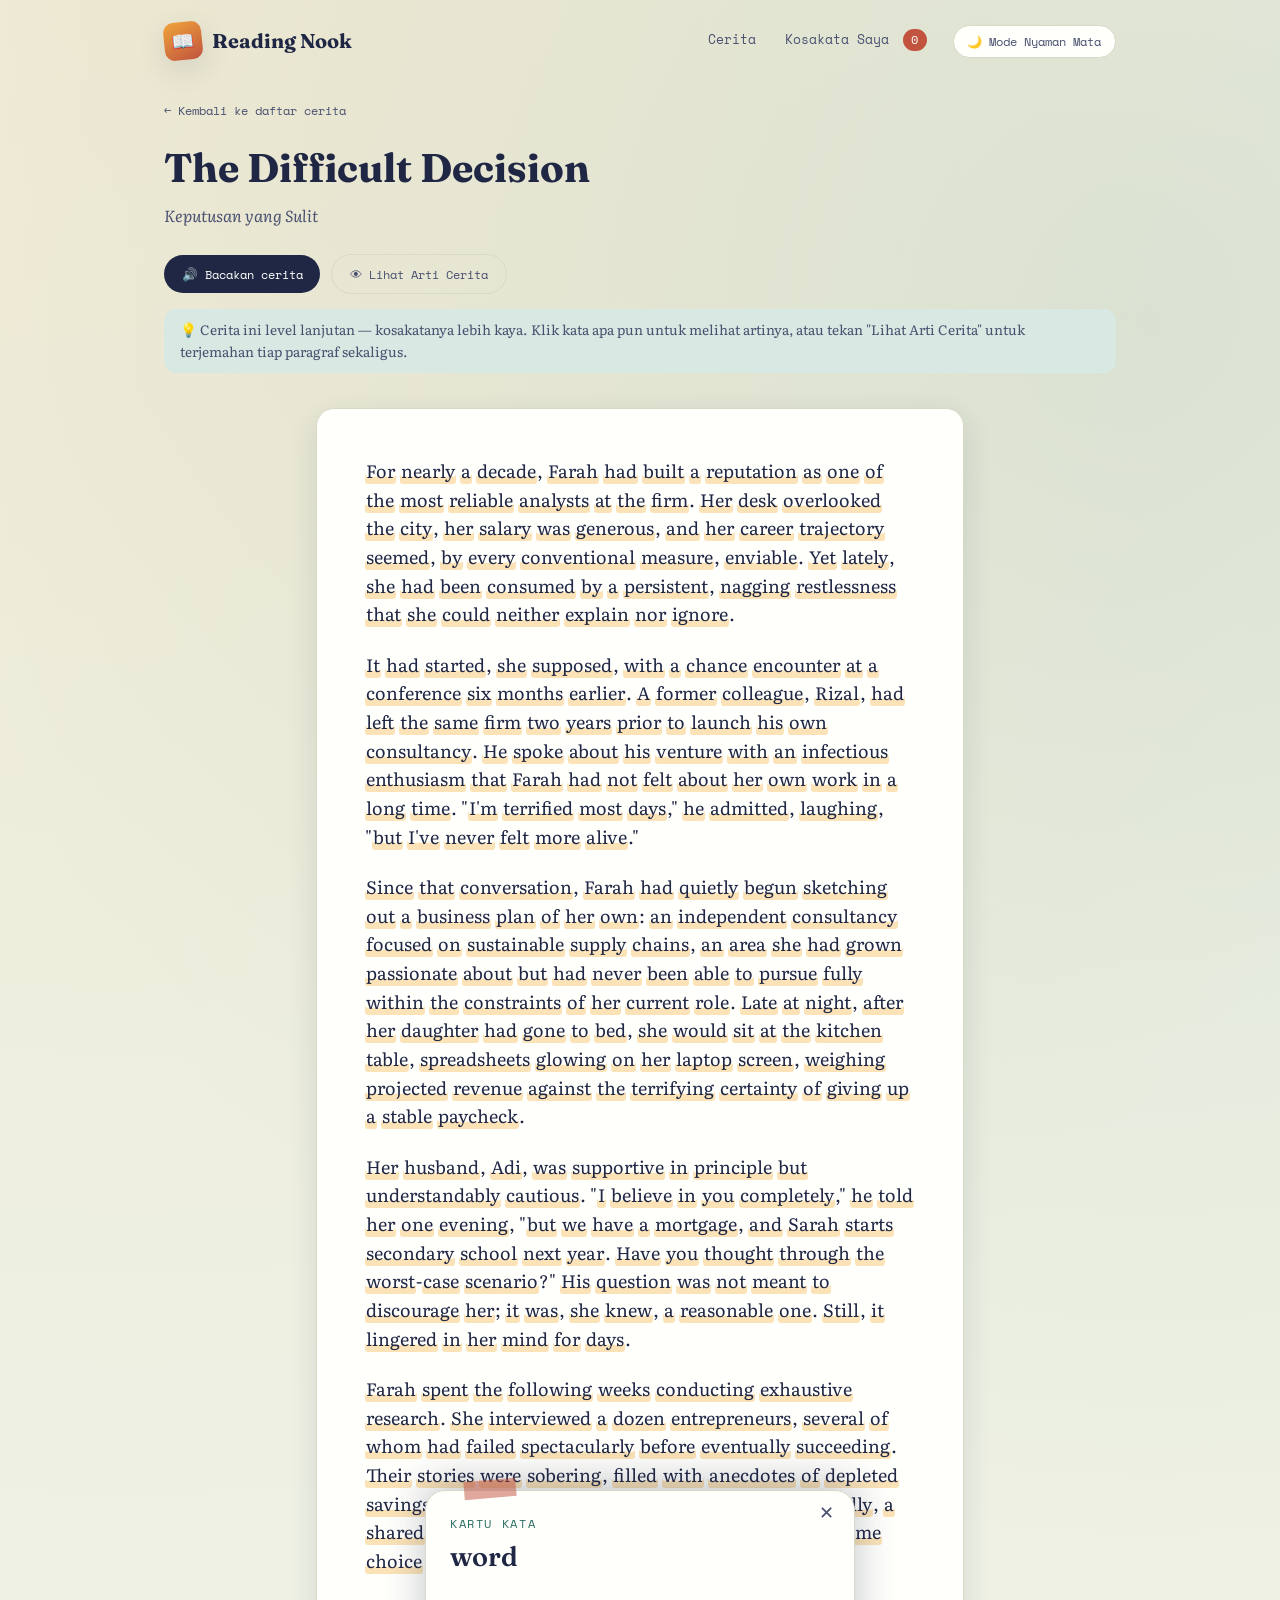
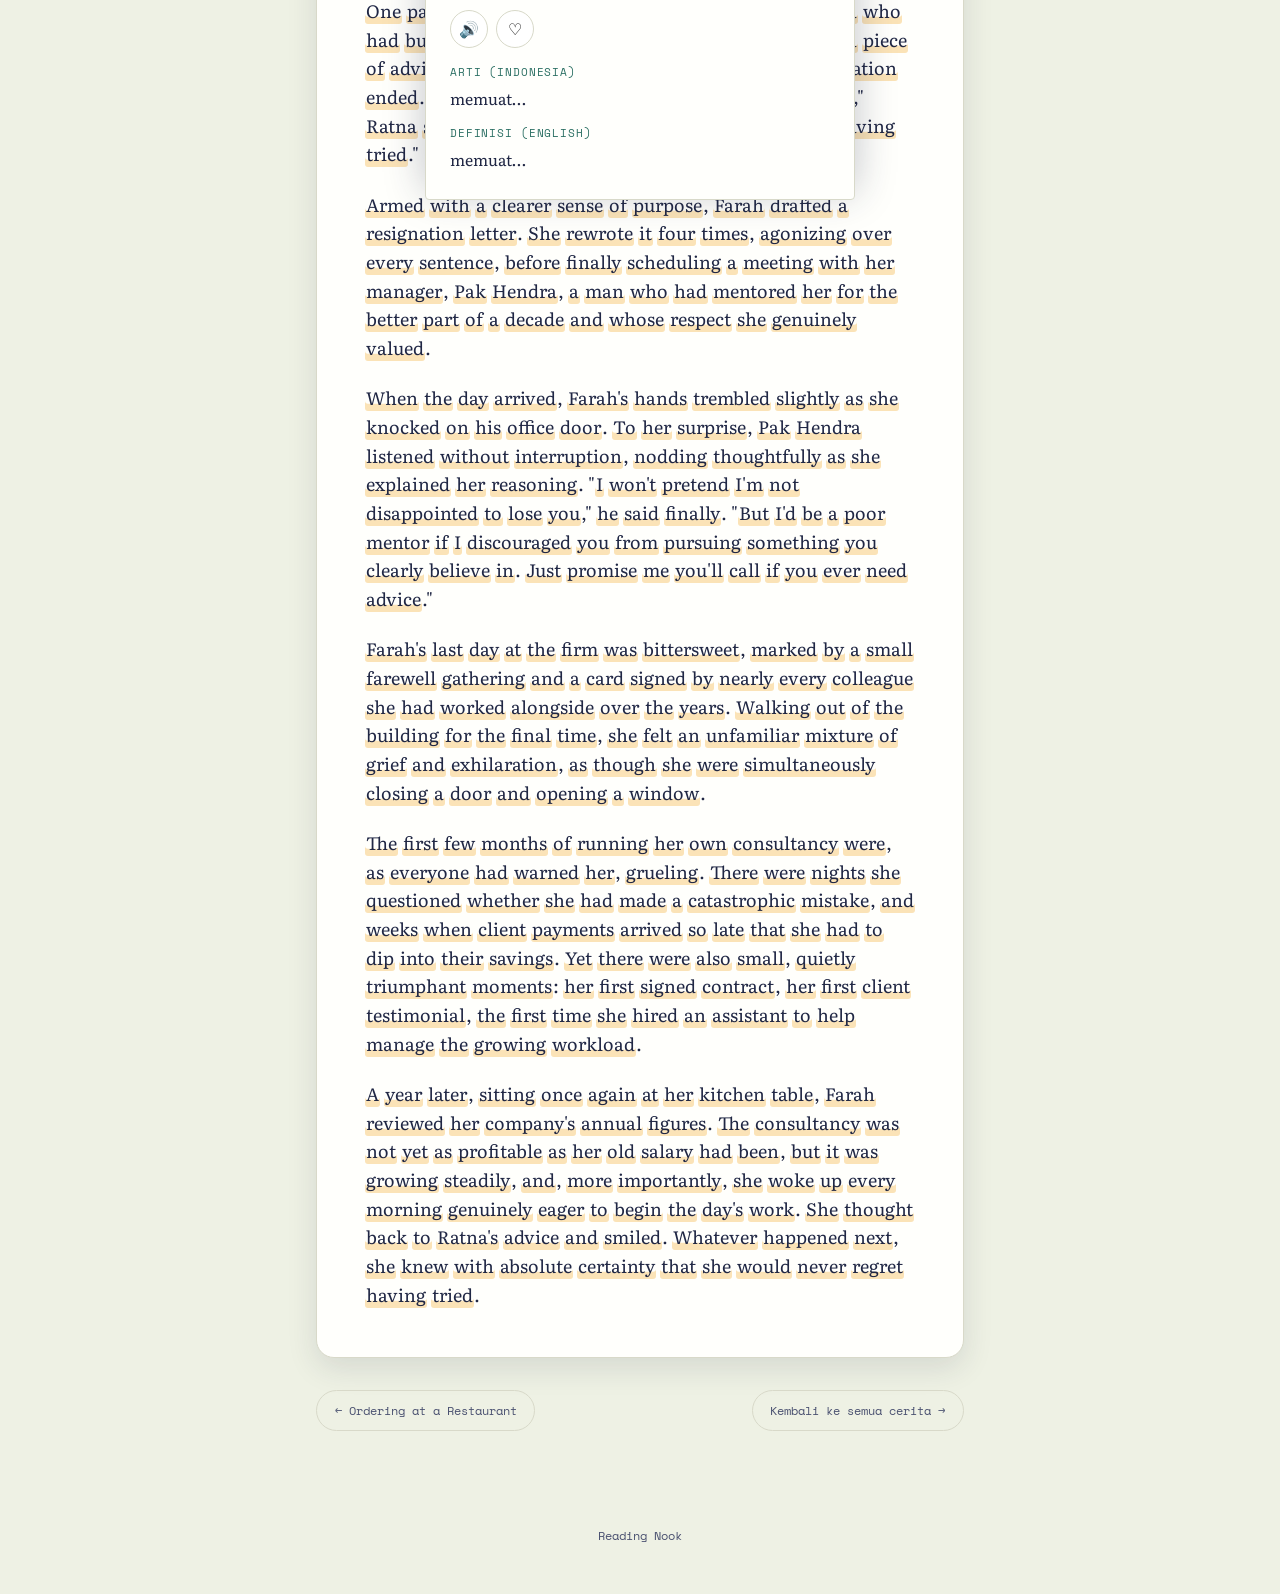
<file: stories/the-difficult-decision.html>
<!DOCTYPE html>
<html lang="en">
<head>
<meta charset="UTF-8" />
<meta name="viewport" content="width=device-width, initial-scale=1.0" />
<title>The Difficult Decision — English Reading Nook</title>
<script>(function(){if(localStorage.getItem("erb_theme")==="comfort"){document.documentElement.setAttribute("data-theme","comfort");}})();</script>
<link rel="stylesheet" href="../assets/css/style.css" />
</head>
<body>

  <nav class="site-nav">
    <a href="../index.html" class="brand">
      <span class="brand-mark">📖</span>
      <span class="brand-name">Reading Nook</span>
    </a>
    <div class="nav-links">
      <a href="../index.html">Cerita</a>
      <a href="../vocab.html">Kosakata Saya <span class="vocab-pill">0</span></a>
      <button id="theme-toggle" class="eye-toggle" type="button">🌙 Mode Nyaman Mata</button>
    </div>
  </nav>

  <div class="shell">
    <div class="reader-header">
      <a href="../index.html" class="back-link">← Kembali ke daftar cerita</a>
      <div class="reader-title-row">
        <div>
          <h1>The Difficult Decision</h1>
          <p class="title-id">Keputusan yang Sulit</p>
        </div>
      </div>
      <div class="reader-toolbar">
        <button class="btn btn-primary" id="read-aloud-btn">🔊 Bacakan cerita</button>
        <button class="btn btn-ghost" id="toggle-translation-btn">👁 Lihat Arti Cerita</button>
      </div>
      <div class="hint-banner">
        💡 Cerita ini level lanjutan — kosakatanya lebih kaya. Klik kata apa pun untuk melihat artinya, atau tekan "Lihat Arti Cerita" untuk terjemahan tiap paragraf sekaligus.
      </div>
    </div>

    <article class="story-paper">
      <div id="story-text">
        <div class="para-pair">
          <p class="story-en">For nearly a decade, Farah had built a reputation as one of the most reliable analysts at the firm. Her desk overlooked the city, her salary was generous, and her career trajectory seemed, by every conventional measure, enviable. Yet lately, she had been consumed by a persistent, nagging restlessness that she could neither explain nor ignore.</p>
          <p class="story-id">Selama hampir sepuluh tahun, Farah membangun reputasi sebagai salah satu analis paling andal di perusahaan itu. Mejanya menghadap ke kota, gajinya besar, dan jenjang kariernya tampak, menurut ukuran konvensional apa pun, patut diirikan. Namun belakangan ini, dia terus dihantui kegelisahan yang membandel dan tak kunjung reda, yang tak bisa dia jelaskan maupun abaikan.</p>
        </div>
        <div class="para-pair">
          <p class="story-en">It had started, she supposed, with a chance encounter at a conference six months earlier. A former colleague, Rizal, had left the same firm two years prior to launch his own consultancy. He spoke about his venture with an infectious enthusiasm that Farah had not felt about her own work in a long time. "I'm terrified most days," he admitted, laughing, "but I've never felt more alive."</p>
          <p class="story-id">Semuanya bermula, menurutnya, dari pertemuan tak terduga di sebuah konferensi enam bulan sebelumnya. Seorang mantan rekan kerja, Rizal, telah keluar dari perusahaan yang sama dua tahun sebelumnya untuk membangun konsultannya sendiri. Dia bercerita tentang usahanya dengan antusiasme yang menular, sesuatu yang sudah lama tidak dirasakan Farah terhadap pekerjaannya sendiri. "Aku takut hampir setiap hari," akunya sambil tertawa, "tapi aku tidak pernah merasa sehidup ini."</p>
        </div>
        <div class="para-pair">
          <p class="story-en">Since that conversation, Farah had quietly begun sketching out a business plan of her own: an independent consultancy focused on sustainable supply chains, an area she had grown passionate about but had never been able to pursue fully within the constraints of her current role. Late at night, after her daughter had gone to bed, she would sit at the kitchen table, spreadsheets glowing on her laptop screen, weighing projected revenue against the terrifying certainty of giving up a stable paycheck.</p>
          <p class="story-id">Sejak percakapan itu, diam-diam Farah mulai menyusun rencana bisnisnya sendiri: sebuah konsultan independen yang berfokus pada rantai pasok berkelanjutan, bidang yang sangat dia minati namun tak pernah bisa dia tekuni sepenuhnya dalam batasan peran pekerjaannya saat ini. Larut malam, setelah putrinya tidur, dia akan duduk di meja dapur, spreadsheet menyala di layar laptopnya, menimbang proyeksi pendapatan melawan kepastian menakutkan dari melepaskan gaji tetap.</p>
        </div>
        <div class="para-pair">
          <p class="story-en">Her husband, Adi, was supportive in principle but understandably cautious. "I believe in you completely," he told her one evening, "but we have a mortgage, and Sarah starts secondary school next year. Have you thought through the worst-case scenario?" His question was not meant to discourage her; it was, she knew, a reasonable one. Still, it lingered in her mind for days.</p>
          <p class="story-id">Suaminya, Adi, mendukung secara prinsip tetapi wajar jika berhati-hati. "Aku sepenuhnya percaya padamu," katanya suatu malam, "tapi kita punya cicilan rumah, dan Sarah mulai SMP tahun depan. Sudahkah kamu memikirkan skenario terburuknya?" Pertanyaannya bukan dimaksudkan untuk mematahkan semangatnya; itu, dia tahu, adalah pertanyaan yang masuk akal. Meski begitu, pertanyaan itu terus terngiang di benaknya selama berhari-hari.</p>
        </div>
        <div class="para-pair">
          <p class="story-en">Farah spent the following weeks conducting exhaustive research. She interviewed a dozen entrepreneurs, several of whom had failed spectacularly before eventually succeeding. Their stories were sobering, filled with anecdotes of depleted savings and strained relationships, but also, unexpectedly, a shared sense of conviction that they would make the same choice again if given the chance.</p>
          <p class="story-id">Farah menghabiskan minggu-minggu berikutnya melakukan riset yang menyeluruh. Dia mewawancarai belasan pengusaha, beberapa di antaranya pernah gagal total sebelum akhirnya berhasil. Kisah-kisah mereka sungguh mengingatkan, dipenuhi anekdot tentang tabungan yang terkuras dan hubungan yang tegang, tetapi juga, di luar dugaan, ada rasa keyakinan yang sama bahwa mereka akan mengambil pilihan yang sama lagi jika diberi kesempatan.</p>
        </div>
        <div class="para-pair">
          <p class="story-en">One particularly candid mentor, a woman named Ratna who had built and later sold a logistics startup, offered her a piece of advice that stuck with Farah long after their conversation ended. "Don't ask yourself whether you'll regret leaving," Ratna said. "Ask yourself whether you'll regret never having tried."</p>
          <p class="story-id">Salah satu mentor yang sangat terbuka, seorang wanita bernama Ratna yang pernah membangun dan kemudian menjual startup logistik, memberinya sebuah nasihat yang terus terngiang di benak Farah lama setelah percakapan mereka berakhir. "Jangan tanyakan pada dirimu apakah kamu akan menyesal jika berhenti," kata Ratna. "Tanyakan pada dirimu apakah kamu akan menyesal karena tak pernah mencoba."</p>
        </div>
        <div class="para-pair">
          <p class="story-en">Armed with a clearer sense of purpose, Farah drafted a resignation letter. She rewrote it four times, agonizing over every sentence, before finally scheduling a meeting with her manager, Pak Hendra, a man who had mentored her for the better part of a decade and whose respect she genuinely valued.</p>
          <p class="story-id">Dibekali dengan tujuan yang lebih jelas, Farah menyusun surat pengunduran diri. Dia menulis ulang empat kali, bersusah payah memikirkan setiap kalimat, sebelum akhirnya menjadwalkan pertemuan dengan manajernya, Pak Hendra, seorang pria yang membimbingnya selama hampir sepuluh tahun dan yang penghormatannya sungguh dia hargai.</p>
        </div>
        <div class="para-pair">
          <p class="story-en">When the day arrived, Farah's hands trembled slightly as she knocked on his office door. To her surprise, Pak Hendra listened without interruption, nodding thoughtfully as she explained her reasoning. "I won't pretend I'm not disappointed to lose you," he said finally. "But I'd be a poor mentor if I discouraged you from pursuing something you clearly believe in. Just promise me you'll call if you ever need advice."</p>
          <p class="story-id">Ketika hari itu tiba, tangan Farah sedikit gemetar saat mengetuk pintu ruangannya. Di luar dugaan, Pak Hendra mendengarkan tanpa memotong, mengangguk penuh perenungan saat Farah menjelaskan alasannya. "Aku tidak akan berpura-pura tidak kecewa kehilangan dirimu," katanya akhirnya. "Tapi aku akan jadi mentor yang buruk kalau menghalangimu mengejar sesuatu yang jelas-jelas kamu yakini. Cuma janji padaku, kamu akan menelepon kalau butuh saran."</p>
        </div>
        <div class="para-pair">
          <p class="story-en">Farah's last day at the firm was bittersweet, marked by a small farewell gathering and a card signed by nearly every colleague she had worked alongside over the years. Walking out of the building for the final time, she felt an unfamiliar mixture of grief and exhilaration, as though she were simultaneously closing a door and opening a window.</p>
          <p class="story-id">Hari terakhir Farah di perusahaan itu terasa manis sekaligus pahit, ditandai dengan acara perpisahan kecil dan sebuah kartu yang ditandatangani hampir oleh semua rekan kerja yang pernah bekerja bersamanya selama bertahun-tahun. Saat berjalan keluar dari gedung itu untuk yang terakhir kalinya, dia merasakan campuran aneh antara kesedihan dan kegembiraan, seolah dia sedang menutup satu pintu sekaligus membuka satu jendela.</p>
        </div>
        <div class="para-pair">
          <p class="story-en">The first few months of running her own consultancy were, as everyone had warned her, grueling. There were nights she questioned whether she had made a catastrophic mistake, and weeks when client payments arrived so late that she had to dip into their savings. Yet there were also small, quietly triumphant moments: her first signed contract, her first client testimonial, the first time she hired an assistant to help manage the growing workload.</p>
          <p class="story-id">Beberapa bulan pertama menjalankan konsultannya sendiri, seperti yang telah diperingatkan semua orang kepadanya, sangatlah berat. Ada malam-malam dia mempertanyakan apakah dia telah membuat kesalahan besar, dan minggu-minggu ketika pembayaran klien datang begitu terlambat sehingga dia harus mengambil dari tabungan mereka. Namun ada pula momen-momen kecil yang diam-diam terasa penuh kemenangan: kontrak pertamanya yang ditandatangani, testimoni klien pertamanya, saat pertama kali dia merekrut asisten untuk membantu mengelola beban kerja yang terus bertambah.</p>
        </div>
        <div class="para-pair">
          <p class="story-en">A year later, sitting once again at her kitchen table, Farah reviewed her company's annual figures. The consultancy was not yet as profitable as her old salary had been, but it was growing steadily, and, more importantly, she woke up every morning genuinely eager to begin the day's work. She thought back to Ratna's advice and smiled. Whatever happened next, she knew with absolute certainty that she would never regret having tried.</p>
          <p class="story-id">Setahun kemudian, duduk kembali di meja dapurnya, Farah meninjau angka tahunan perusahaannya. Konsultannya belum seuntung gajinya dulu, tetapi terus tumbuh secara stabil, dan yang lebih penting, dia bangun setiap pagi dengan benar-benar bersemangat untuk memulai pekerjaan hari itu. Dia teringat nasihat Ratna dan tersenyum. Apa pun yang terjadi selanjutnya, dia tahu dengan pasti bahwa dia tidak akan pernah menyesal karena telah mencoba.</p>
        </div>
      </div>
    </article>

    <div class="story-footer-nav">
      <a href="ordering-at-a-restaurant.html" class="btn btn-ghost" style="text-decoration:none;">← Ordering at a Restaurant</a>
      <a href="../index.html" class="btn btn-ghost" style="text-decoration:none;">Kembali ke semua cerita →</a>
    </div>
  </div>

  <footer class="site-foot">Reading Nook</footer>

  <script src="../assets/js/stories-data.js"></script>
  <script src="../assets/js/app.js"></script>
</body>
</html>
</file>
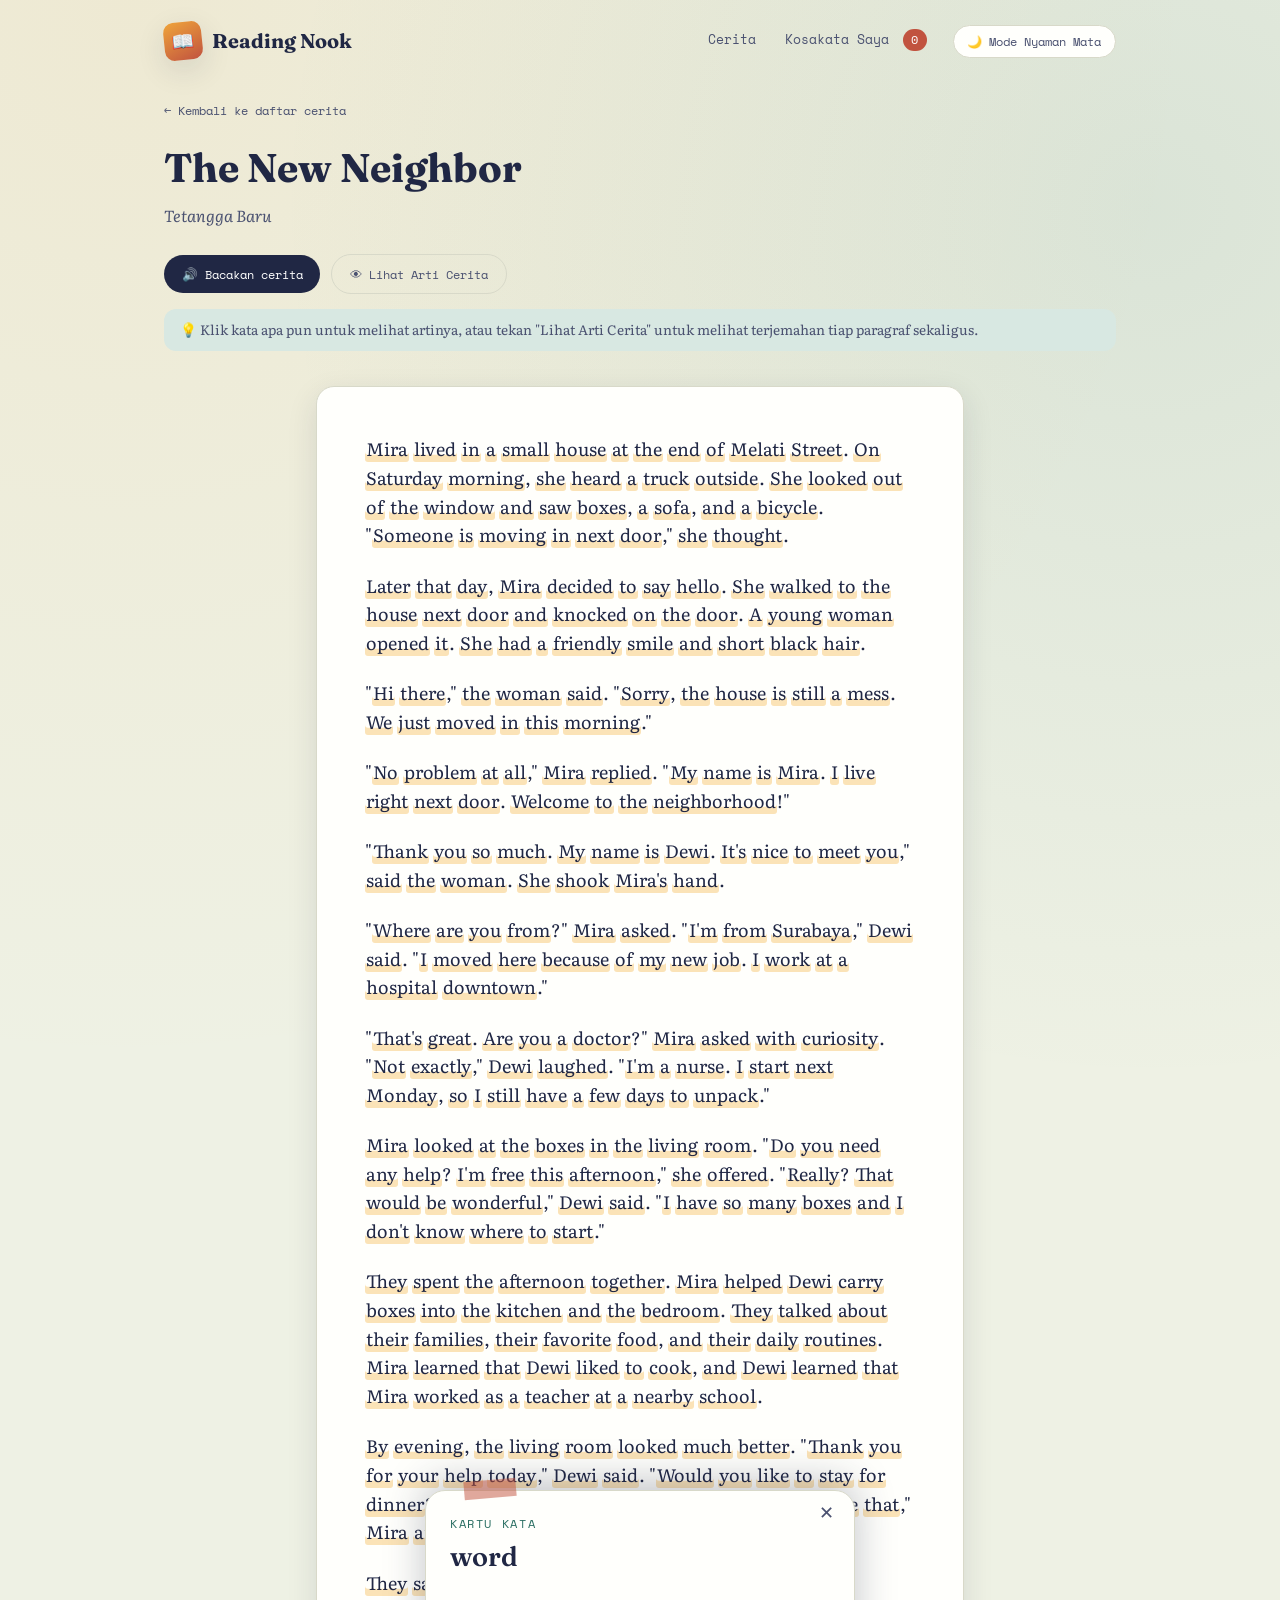
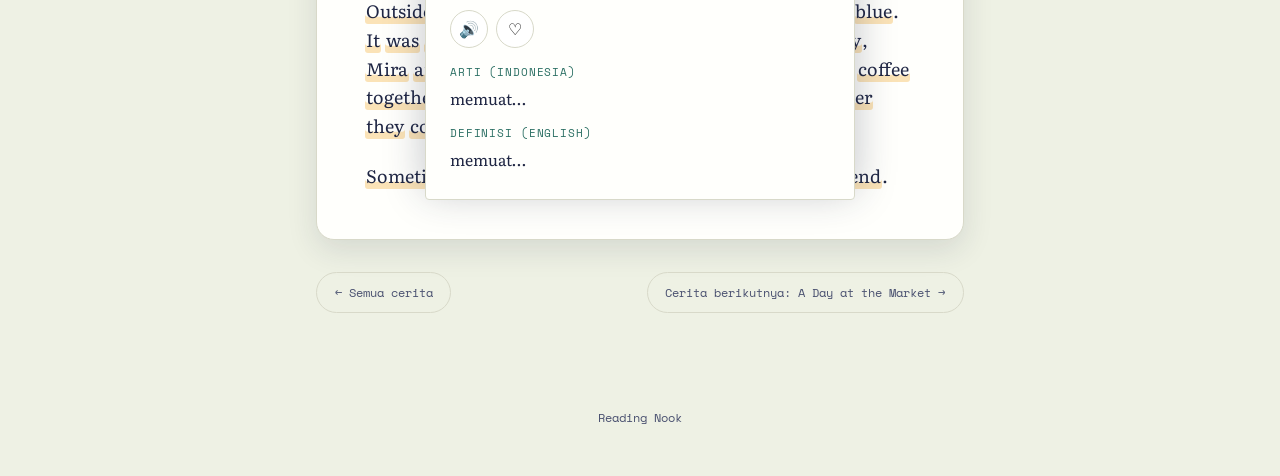
<file: stories/the-new-neighbor.html>
<!DOCTYPE html>
<html lang="en">
<head>
<meta charset="UTF-8" />
<meta name="viewport" content="width=device-width, initial-scale=1.0" />
<title>The New Neighbor — English Reading Nook</title>
<script>(function(){if(localStorage.getItem("erb_theme")==="comfort"){document.documentElement.setAttribute("data-theme","comfort");}})();</script>
<link rel="stylesheet" href="../assets/css/style.css" />
</head>
<body>

  <nav class="site-nav">
    <a href="../index.html" class="brand">
      <span class="brand-mark">📖</span>
      <span class="brand-name">Reading Nook</span>
    </a>
    <div class="nav-links">
      <a href="../index.html">Cerita</a>
      <a href="../vocab.html">Kosakata Saya <span class="vocab-pill">0</span></a>
      <button id="theme-toggle" class="eye-toggle" type="button">🌙 Mode Nyaman Mata</button>
    </div>
  </nav>

  <div class="shell">
    <div class="reader-header">
      <a href="../index.html" class="back-link">← Kembali ke daftar cerita</a>
      <div class="reader-title-row">
        <div>
          <h1>The New Neighbor</h1>
          <p class="title-id">Tetangga Baru</p>
        </div>
      </div>
      <div class="reader-toolbar">
        <button class="btn btn-primary" id="read-aloud-btn">🔊 Bacakan cerita</button>
        <button class="btn btn-ghost" id="toggle-translation-btn">👁 Lihat Arti Cerita</button>
      </div>
      <div class="hint-banner">
        💡 Klik kata apa pun untuk melihat artinya, atau tekan "Lihat Arti Cerita" untuk melihat terjemahan tiap paragraf sekaligus.
      </div>
    </div>

    <article class="story-paper">
      <div id="story-text">
        <div class="para-pair">
          <p class="story-en">Mira lived in a small house at the end of Melati Street. On Saturday morning, she heard a truck outside. She looked out of the window and saw boxes, a sofa, and a bicycle. "Someone is moving in next door," she thought.</p>
          <p class="story-id">Mira tinggal di rumah kecil di ujung Jalan Melati. Sabtu pagi, dia mendengar suara truk di luar. Dia melihat ke luar jendela dan melihat kardus-kardus, sofa, dan sepeda. "Sepertinya ada yang pindah rumah di sebelah," pikirnya.</p>
        </div>
        <div class="para-pair">
          <p class="story-en">Later that day, Mira decided to say hello. She walked to the house next door and knocked on the door. A young woman opened it. She had a friendly smile and short black hair.</p>
          <p class="story-id">Hari itu juga, Mira memutuskan untuk menyapa. Dia berjalan ke rumah sebelah dan mengetuk pintu. Seorang wanita muda membukanya. Dia memiliki senyum yang ramah dan rambut hitam pendek.</p>
        </div>
        <div class="para-pair">
          <p class="story-en">"Hi there," the woman said. "Sorry, the house is still a mess. We just moved in this morning."</p>
          <p class="story-id">"Hai," kata wanita itu. "Maaf, rumahnya masih berantakan. Kami baru saja pindah tadi pagi."</p>
        </div>
        <div class="para-pair">
          <p class="story-en">"No problem at all," Mira replied. "My name is Mira. I live right next door. Welcome to the neighborhood!"</p>
          <p class="story-id">"Tidak apa-apa," jawab Mira. "Namaku Mira. Aku tinggal persis di sebelah. Selamat datang di lingkungan ini!"</p>
        </div>
        <div class="para-pair">
          <p class="story-en">"Thank you so much. My name is Dewi. It's nice to meet you," said the woman. She shook Mira's hand.</p>
          <p class="story-id">"Terima kasih banyak. Namaku Dewi. Senang berkenalan denganmu," kata wanita itu. Dia berjabat tangan dengan Mira.</p>
        </div>
        <div class="para-pair">
          <p class="story-en">"Where are you from?" Mira asked. "I'm from Surabaya," Dewi said. "I moved here because of my new job. I work at a hospital downtown."</p>
          <p class="story-id">"Kamu berasal dari mana?" tanya Mira. "Aku dari Surabaya," kata Dewi. "Aku pindah ke sini karena pekerjaan baruku. Aku bekerja di rumah sakit di pusat kota."</p>
        </div>
        <div class="para-pair">
          <p class="story-en">"That's great. Are you a doctor?" Mira asked with curiosity. "Not exactly," Dewi laughed. "I'm a nurse. I start next Monday, so I still have a few days to unpack."</p>
          <p class="story-id">"Wah, bagus sekali. Apakah kamu seorang dokter?" tanya Mira penasaran. "Bukan," Dewi tertawa. "Aku seorang perawat. Aku mulai kerja Senin depan, jadi masih ada beberapa hari untuk beres-beres."</p>
        </div>
        <div class="para-pair">
          <p class="story-en">Mira looked at the boxes in the living room. "Do you need any help? I'm free this afternoon," she offered. "Really? That would be wonderful," Dewi said. "I have so many boxes and I don't know where to start."</p>
          <p class="story-id">Mira melihat kardus-kardus di ruang tamu. "Butuh bantuan? Aku senggang sore ini," tawarnya. "Sungguh? Itu akan sangat membantu," kata Dewi. "Kardusku banyak sekali dan aku bingung mau mulai dari mana."</p>
        </div>
        <div class="para-pair">
          <p class="story-en">They spent the afternoon together. Mira helped Dewi carry boxes into the kitchen and the bedroom. They talked about their families, their favorite food, and their daily routines. Mira learned that Dewi liked to cook, and Dewi learned that Mira worked as a teacher at a nearby school.</p>
          <p class="story-id">Mereka menghabiskan sore itu bersama. Mira membantu Dewi membawa kardus ke dapur dan kamar tidur. Mereka mengobrol tentang keluarga, makanan favorit, dan kegiatan sehari-hari. Mira tahu bahwa Dewi suka memasak, dan Dewi tahu bahwa Mira bekerja sebagai guru di sekolah dekat situ.</p>
        </div>
        <div class="para-pair">
          <p class="story-en">By evening, the living room looked much better. "Thank you for your help today," Dewi said. "Would you like to stay for dinner? It's nothing fancy, just fried rice." "I would love that," Mira answered with a smile.</p>
          <p class="story-id">Menjelang malam, ruang tamu terlihat jauh lebih rapi. "Terima kasih untuk bantuanmu hari ini," kata Dewi. "Mau makan malam di sini? Sederhana saja, nasi goreng." "Aku mau sekali," jawab Mira sambil tersenyum.</p>
        </div>
        <div class="para-pair">
          <p class="story-en">They sat together in the small kitchen and ate dinner. Outside, the sky turned orange, then purple, then dark blue. It was the beginning of a new friendship. From that day, Mira and Dewi became good neighbors. They often had coffee together in the morning and helped each other whenever they could.</p>
          <p class="story-id">Mereka duduk bersama di dapur kecil dan makan malam. Di luar, langit berubah oranye, lalu ungu, lalu biru gelap. Itulah awal dari sebuah persahabatan baru. Sejak hari itu, Mira dan Dewi menjadi tetangga yang akrab. Mereka sering minum kopi bersama di pagi hari dan saling membantu kapan pun bisa.</p>
        </div>
        <div class="para-pair">
          <p class="story-en">Sometimes a simple "hello" is the first step to a new friend.</p>
          <p class="story-id">Terkadang, sapaan sederhana "halo" adalah langkah pertama menuju teman baru.</p>
        </div>
      </div>
    </article>

    <div class="story-footer-nav">
      <a href="../index.html" class="btn btn-ghost" style="text-decoration:none;">← Semua cerita</a>
      <a href="a-day-at-the-market.html" class="btn btn-ghost" style="text-decoration:none;">Cerita berikutnya: A Day at the Market →</a>
    </div>
  </div>

  <footer class="site-foot">Reading Nook</footer>

  <script src="../assets/js/stories-data.js"></script>
  <script src="../assets/js/app.js"></script>
</body>
</html>
</file>
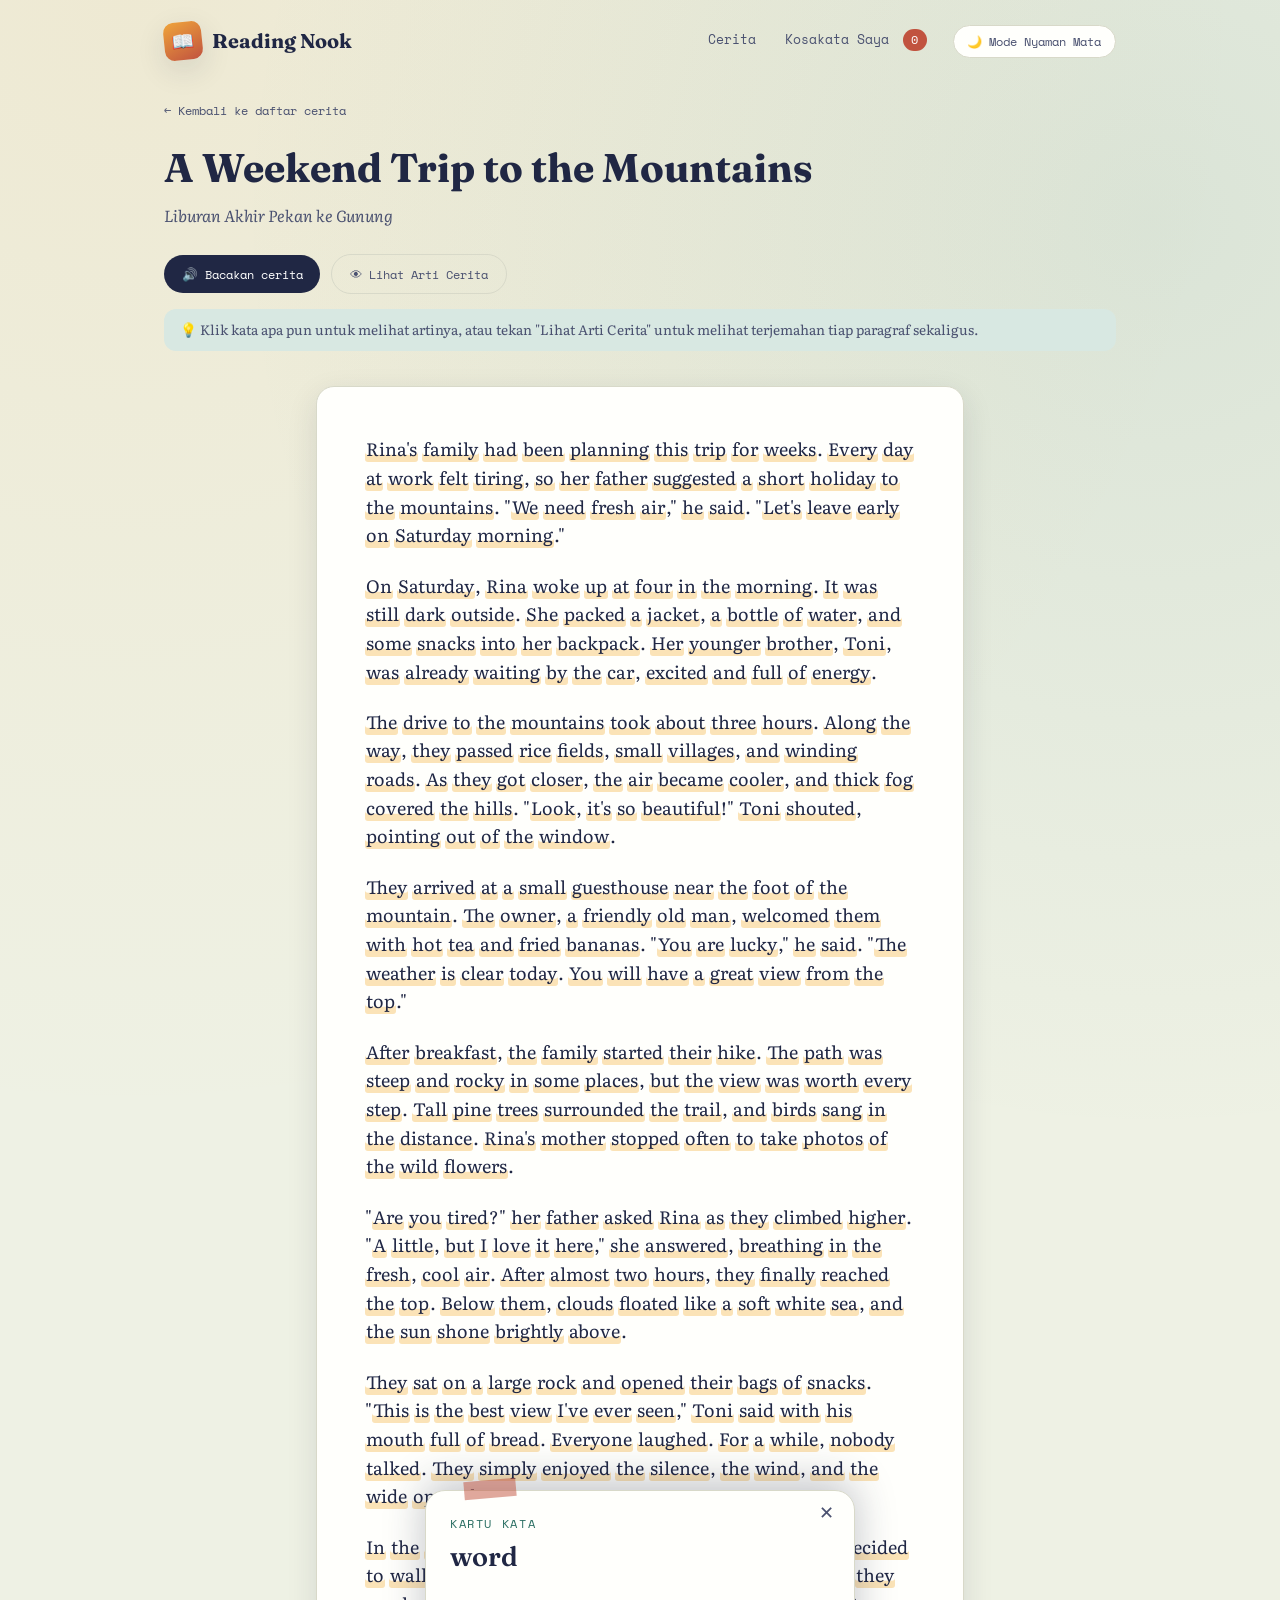
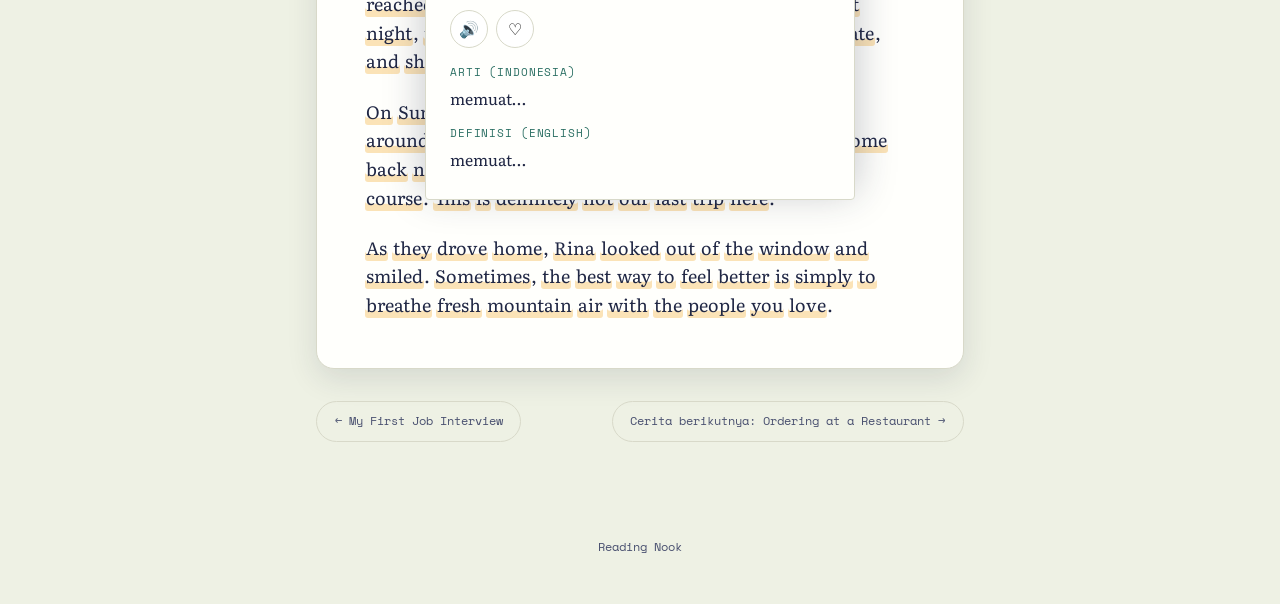
<file: stories/weekend-trip.html>
<!DOCTYPE html>
<html lang="en">
<head>
<meta charset="UTF-8" />
<meta name="viewport" content="width=device-width, initial-scale=1.0" />
<title>A Weekend Trip to the Mountains — English Reading Nook</title>
<script>(function(){if(localStorage.getItem("erb_theme")==="comfort"){document.documentElement.setAttribute("data-theme","comfort");}})();</script>
<link rel="stylesheet" href="../assets/css/style.css" />
</head>
<body>

  <nav class="site-nav">
    <a href="../index.html" class="brand">
      <span class="brand-mark">📖</span>
      <span class="brand-name">Reading Nook</span>
    </a>
    <div class="nav-links">
      <a href="../index.html">Cerita</a>
      <a href="../vocab.html">Kosakata Saya <span class="vocab-pill">0</span></a>
      <button id="theme-toggle" class="eye-toggle" type="button">🌙 Mode Nyaman Mata</button>
    </div>
  </nav>

  <div class="shell">
    <div class="reader-header">
      <a href="../index.html" class="back-link">← Kembali ke daftar cerita</a>
      <div class="reader-title-row">
        <div>
          <h1>A Weekend Trip to the Mountains</h1>
          <p class="title-id">Liburan Akhir Pekan ke Gunung</p>
        </div>
      </div>
      <div class="reader-toolbar">
        <button class="btn btn-primary" id="read-aloud-btn">🔊 Bacakan cerita</button>
        <button class="btn btn-ghost" id="toggle-translation-btn">👁 Lihat Arti Cerita</button>
      </div>
      <div class="hint-banner">
        💡 Klik kata apa pun untuk melihat artinya, atau tekan "Lihat Arti Cerita" untuk melihat terjemahan tiap paragraf sekaligus.
      </div>
    </div>

    <article class="story-paper">
      <div id="story-text">
        <div class="para-pair">
          <p class="story-en">Rina's family had been planning this trip for weeks. Every day at work felt tiring, so her father suggested a short holiday to the mountains. "We need fresh air," he said. "Let's leave early on Saturday morning."</p>
          <p class="story-id">Keluarga Rina sudah merencanakan perjalanan ini selama berminggu-minggu. Setiap hari kerja terasa melelahkan, jadi ayahnya mengusulkan liburan singkat ke pegunungan. "Kita perlu udara segar," katanya. "Ayo berangkat pagi-pagi Sabtu nanti."</p>
        </div>
        <div class="para-pair">
          <p class="story-en">On Saturday, Rina woke up at four in the morning. It was still dark outside. She packed a jacket, a bottle of water, and some snacks into her backpack. Her younger brother, Toni, was already waiting by the car, excited and full of energy.</p>
          <p class="story-id">Sabtu itu, Rina bangun jam empat pagi. Di luar masih gelap. Dia memasukkan jaket, sebotol air, dan beberapa camilan ke dalam ranselnya. Adiknya, Toni, sudah menunggu di dekat mobil, bersemangat dan penuh energi.</p>
        </div>
        <div class="para-pair">
          <p class="story-en">The drive to the mountains took about three hours. Along the way, they passed rice fields, small villages, and winding roads. As they got closer, the air became cooler, and thick fog covered the hills. "Look, it's so beautiful!" Toni shouted, pointing out of the window.</p>
          <p class="story-id">Perjalanan ke pegunungan memakan waktu sekitar tiga jam. Sepanjang jalan, mereka melewati sawah, desa-desa kecil, dan jalan berkelok. Semakin dekat, udara semakin sejuk, dan kabut tebal menyelimuti perbukitan. "Lihat, indah sekali!" teriak Toni sambil menunjuk ke luar jendela.</p>
        </div>
        <div class="para-pair">
          <p class="story-en">They arrived at a small guesthouse near the foot of the mountain. The owner, a friendly old man, welcomed them with hot tea and fried bananas. "You are lucky," he said. "The weather is clear today. You will have a great view from the top."</p>
          <p class="story-id">Mereka tiba di sebuah penginapan kecil di kaki gunung. Pemiliknya, seorang bapak tua yang ramah, menyambut mereka dengan teh hangat dan pisang goreng. "Kalian beruntung," katanya. "Cuaca hari ini cerah. Kalian akan mendapat pemandangan bagus dari atas."</p>
        </div>
        <div class="para-pair">
          <p class="story-en">After breakfast, the family started their hike. The path was steep and rocky in some places, but the view was worth every step. Tall pine trees surrounded the trail, and birds sang in the distance. Rina's mother stopped often to take photos of the wild flowers.</p>
          <p class="story-id">Setelah sarapan, keluarga itu mulai mendaki. Jalannya curam dan berbatu di beberapa bagian, tapi pemandangannya sepadan dengan setiap langkah. Pohon-pohon pinus yang tinggi mengelilingi jalur, dan burung-burung berkicau di kejauhan. Ibu Rina sering berhenti untuk memotret bunga-bunga liar.</p>
        </div>
        <div class="para-pair">
          <p class="story-en">"Are you tired?" her father asked Rina as they climbed higher. "A little, but I love it here," she answered, breathing in the fresh, cool air. After almost two hours, they finally reached the top. Below them, clouds floated like a soft white sea, and the sun shone brightly above.</p>
          <p class="story-id">"Capek nggak?" tanya ayahnya kepada Rina saat mereka mendaki lebih tinggi. "Sedikit, tapi aku suka di sini," jawabnya sambil menghirup udara segar dan sejuk. Setelah hampir dua jam, akhirnya mereka sampai di puncak. Di bawah mereka, awan mengambang seperti lautan putih yang lembut, dan matahari bersinar terang di atas.</p>
        </div>
        <div class="para-pair">
          <p class="story-en">They sat on a large rock and opened their bags of snacks. "This is the best view I've ever seen," Toni said with his mouth full of bread. Everyone laughed. For a while, nobody talked. They simply enjoyed the silence, the wind, and the wide open sky.</p>
          <p class="story-id">Mereka duduk di atas batu besar dan membuka bekal camilan mereka. "Ini pemandangan terindah yang pernah aku lihat," kata Toni dengan mulut penuh roti. Semua orang tertawa. Sejenak, tak ada yang bicara. Mereka hanya menikmati keheningan, angin, dan langit yang luas terbuka.</p>
        </div>
        <div class="para-pair">
          <p class="story-en">In the afternoon, dark clouds appeared, so the family decided to walk back down before the rain started. By the time they reached the guesthouse, they were tired but happy. That night, they sat around a small fire, drank warm chocolate, and shared stories about the day.</p>
          <p class="story-id">Siang harinya, awan gelap mulai muncul, jadi keluarga itu memutuskan untuk turun sebelum hujan datang. Saat mereka sampai kembali di penginapan, mereka lelah namun bahagia. Malam itu, mereka duduk mengelilingi api unggun kecil, minum cokelat hangat, dan bertukar cerita tentang hari itu.</p>
        </div>
        <div class="para-pair">
          <p class="story-en">On Sunday morning, before driving home, they walked around the guesthouse garden one last time. "Can we come back next month?" Toni asked. Their father smiled. "Of course. This is definitely not our last trip here."</p>
          <p class="story-id">Minggu pagi, sebelum pulang, mereka berjalan-jalan sekali lagi mengelilingi taman penginapan. "Bisa nggak kita ke sini lagi bulan depan?" tanya Toni. Ayah mereka tersenyum. "Tentu saja. Ini pasti bukan perjalanan terakhir kita ke sini."</p>
        </div>
        <div class="para-pair">
          <p class="story-en">As they drove home, Rina looked out of the window and smiled. Sometimes, the best way to feel better is simply to breathe fresh mountain air with the people you love.</p>
          <p class="story-id">Saat mobil melaju pulang, Rina memandang keluar jendela dan tersenyum. Terkadang, cara terbaik untuk merasa lebih baik adalah dengan menghirup udara segar pegunungan bersama orang-orang yang kita sayangi.</p>
        </div>
      </div>
    </article>

    <div class="story-footer-nav">
      <a href="my-first-job-interview.html" class="btn btn-ghost" style="text-decoration:none;">← My First Job Interview</a>
      <a href="ordering-at-a-restaurant.html" class="btn btn-ghost" style="text-decoration:none;">Cerita berikutnya: Ordering at a Restaurant →</a>
    </div>
  </div>

  <footer class="site-foot">Reading Nook</footer>

  <script src="../assets/js/stories-data.js"></script>
  <script src="../assets/js/app.js"></script>
</body>
</html>
</file>
<file: assets/css/style.css>
/* ============================================================
   English Reading Nook — design tokens
   Concept: a well-loved vocabulary notebook. Paper backgrounds,
   highlighter-marked clickable words, and pop-up "index cards"
   for word lookups.
   ============================================================ */
@import url('https://fonts.googleapis.com/css2?family=Fraunces:ital,opsz,wght@0,9..144,400;0,9..144,600;0,9..144,700;1,9..144,500&family=Literata:ital,opsz,wght@0,7..72,400;0,7..72,500;0,7..72,600;1,7..72,400&family=Space+Mono:wght@400;700&display=swap');

:root{
  --paper: #EEF1E4;
  --paper-deep: #E4E8D6;
  --card: #FFFFFC;
  --ink: #202744;
  --ink-soft: #4A5170;
  --highlight: #EFA43B;      /* marigold — clickable words */
  --highlight-soft: #FBE3B7;
  --rose: #C1533F;           /* saved vocabulary accent */
  --rose-soft: #F3D9D3;
  --teal: #2B6F63;           /* links / secondary actions */
  --teal-soft: #D8E8E2;
  --line: #D8D9C9;
  --shadow: 0 10px 30px rgba(32,39,68,0.12);
  --radius: 18px;
  --glow-1: rgba(239,164,59,0.10);
  --glow-2: rgba(43,111,99,0.10);
  --overlay: rgba(32,39,68,0.28);
}

/* ---------- "Mode Nyaman Mata" — low-glare, warm-dim theme ----------
   Untuk pengguna dengan mata sensitif / glaukoma: tidak ada putih
   terang atau hitam pekat, kontras dijaga tetap cukup untuk keterbacaan. */
[data-theme="comfort"]{
  --paper: #211F1A;
  --paper-deep: #29271F;
  --card: #2A2822;
  --ink: #E9E2D0;
  --ink-soft: #B7AF98;
  --highlight: #C98A3D;
  --highlight-soft: rgba(201,138,61,0.28);
  --rose: #C07A6A;
  --rose-soft: rgba(192,122,106,0.28);
  --teal: #6FA89B;
  --teal-soft: rgba(111,168,155,0.22);
  --line: #3D3A30;
  --shadow: 0 10px 30px rgba(0,0,0,0.5);
  --glow-1: rgba(201,138,61,0.06);
  --glow-2: rgba(111,168,155,0.06);
  --overlay: rgba(0,0,0,0.55);
}

*{ box-sizing:border-box; }
html{ scroll-behavior:smooth; }

body{
  margin:0;
  background:
    radial-gradient(circle at 10% 0%, var(--glow-1), transparent 45%),
    radial-gradient(circle at 90% 10%, var(--glow-2), transparent 40%),
    var(--paper);
  color:var(--ink);
  font-family:'Literata', Georgia, serif;
  line-height:1.6;
  min-height:100vh;
  transition: background-color .25s ease, color .25s ease;
}

a{ color:var(--teal); }

/* ---------- utility bits ---------- */
.eyebrow{
  font-family:'Space Mono', monospace;
  font-size:.72rem;
  letter-spacing:.14em;
  text-transform:uppercase;
  color:var(--teal);
}
.serif-display{ font-family:'Fraunces', serif; }

/* ---------- top navigation ---------- */
.site-nav{
  display:flex;
  align-items:center;
  justify-content:space-between;
  gap:1rem;
  max-width:1000px;
  margin:0 auto;
  padding:1.4rem 1.5rem .6rem;
}
.brand{
  display:flex;
  align-items:center;
  gap:.6rem;
  text-decoration:none;
  color:var(--ink);
}
.brand-mark{
  width:38px; height:38px;
  border-radius:10px;
  background:linear-gradient(155deg, var(--highlight), var(--rose));
  display:flex; align-items:center; justify-content:center;
  font-size:1.15rem;
  transform:rotate(-6deg);
  box-shadow:var(--shadow);
}
.brand-name{
  font-family:'Fraunces', serif;
  font-weight:700;
  font-size:1.25rem;
}
.nav-links{
  display:flex; gap:1.4rem; align-items:center;
  font-family:'Space Mono', monospace;
  font-size:.8rem;
}
.nav-links a{
  text-decoration:none;
  color:var(--ink-soft);
  padding:.4rem .2rem;
  border-bottom:2px solid transparent;
}
.nav-links a:hover, .nav-links a.active{
  color:var(--ink);
  border-bottom-color:var(--highlight);
}
.vocab-pill{
  background:var(--rose);
  color:#fff;
  border-radius:999px;
  padding:.15rem .55rem;
  font-size:.72rem;
  margin-left:.35rem;
}

/* eye-comfort toggle button, lives in the nav on every page */
.eye-toggle{
  font-family:'Space Mono', monospace;
  font-size:.76rem;
  border:1.5px solid var(--line);
  background:var(--card);
  color:var(--ink-soft);
  padding:.4rem .85rem;
  border-radius:999px;
  cursor:pointer;
  transition:.15s;
  white-space:nowrap;
}
.eye-toggle:hover{ border-color:var(--teal); color:var(--teal); }
[data-theme="comfort"] .eye-toggle{
  background:var(--highlight-soft);
  border-color:var(--highlight);
  color:var(--ink);
}

/* ---------- generic page shell ---------- */
.shell{ max-width:1000px; margin:0 auto; padding:0 1.5rem 4rem; }

/* ============================================================
   INDEX PAGE
   ============================================================ */
.hero{
  padding:3rem 0 2rem;
  display:grid;
  grid-template-columns:1.15fr .85fr;
  gap:2.5rem;
  align-items:center;
}
@media (max-width:760px){ .hero{ grid-template-columns:1fr; padding-top:1.5rem;} }

.hero h1{
  font-size:clamp(2.1rem, 4.4vw, 3.1rem);
  line-height:1.08;
  margin:.4rem 0 1rem;
  font-weight:600;
}
.hero h1 em{
  font-style:italic;
  color:var(--rose);
}
.hero p.lede{
  font-size:1.05rem;
  color:var(--ink-soft);
  max-width:46ch;
}
.hero-stats{
  display:flex;
  gap:1.6rem;
  margin-top:1.6rem;
  flex-wrap:wrap;
}
.stat-block .num{
  font-family:'Fraunces', serif;
  font-size:1.9rem;
  font-weight:700;
  color:var(--ink);
}
.stat-block .lbl{
  font-family:'Space Mono', monospace;
  font-size:.68rem;
  letter-spacing:.08em;
  text-transform:uppercase;
  color:var(--ink-soft);
}

.hero-card{
  background:var(--card);
  border-radius:var(--radius);
  box-shadow:var(--shadow);
  padding:1.6rem;
  transform:rotate(2deg);
  border:1px solid var(--line);
  position:relative;
}
.hero-card::before{
  content:"";
  position:absolute; top:-10px; left:28px;
  width:56px; height:20px;
  background:rgba(239,164,59,0.55);
  transform:rotate(-4deg);
}
.hero-card h3{ margin:.2rem 0 .5rem; font-family:'Fraunces',serif; }
.hero-card ol{ margin:0; padding-left:1.1rem; color:var(--ink-soft); font-size:.95rem; }
.hero-card li{ margin-bottom:.45rem; }
.hero-card mark{
  background:var(--highlight-soft);
  padding:0 .2rem;
  border-radius:3px;
}

/* filter bar */
.filter-bar{
  display:flex;
  gap:.6rem;
  flex-wrap:wrap;
  margin:1.6rem 0 1.8rem;
}
.filter-btn{
  font-family:'Space Mono', monospace;
  font-size:.78rem;
  border:1.5px solid var(--line);
  background:var(--card);
  color:var(--ink-soft);
  padding:.45rem .9rem;
  border-radius:999px;
  cursor:pointer;
  transition:.15s;
}
.filter-btn:hover{ border-color:var(--teal); color:var(--teal); }
.filter-btn.active{
  background:var(--ink);
  color:#fff;
  border-color:var(--ink);
}

/* story grid — "bookshelf" of index cards */
.story-grid{
  display:grid;
  grid-template-columns:repeat(auto-fill, minmax(255px, 1fr));
  gap:1.3rem;
}
.story-card{
  background:var(--card);
  border-radius:var(--radius);
  border:1px solid var(--line);
  box-shadow:0 4px 14px rgba(32,39,68,0.06);
  padding:1.3rem 1.3rem 1.1rem;
  text-decoration:none;
  color:var(--ink);
  display:flex;
  flex-direction:column;
  gap:.6rem;
  transition:transform .18s ease, box-shadow .18s ease;
  position:relative;
  overflow:hidden;
}
.story-card:hover{
  transform:translateY(-4px) rotate(-.6deg);
  box-shadow:var(--shadow);
}
.story-card .tape{
  position:absolute; top:0; left:20px;
  width:46px; height:16px;
  background:rgba(43,111,99,.35);
  transform:rotate(-3deg);
}
.card-top{ display:flex; align-items:center; justify-content:space-between; margin-top:.4rem;}
.card-emoji{ font-size:1.7rem; }
.level-tag{
  font-family:'Space Mono', monospace;
  font-size:.65rem;
  letter-spacing:.06em;
  text-transform:uppercase;
  padding:.2rem .5rem;
  border-radius:999px;
}
.level-Pemula{ background:var(--teal-soft); color:var(--teal); }
.level-Menengah{ background:var(--highlight-soft); color:#8a5a12; }
.level-Sulit{ background:var(--rose-soft); color:var(--rose); }
.story-card h3{
  font-family:'Fraunces', serif;
  font-size:1.2rem;
  margin:.1rem 0 0;
}
.story-card .title-id{
  font-size:.82rem;
  color:var(--ink-soft);
  font-style:italic;
  margin:-.3rem 0 0;
}
.story-card p{
  font-size:.88rem;
  color:var(--ink-soft);
  margin:0;
  flex:1;
}
.card-meta{
  font-family:'Space Mono', monospace;
  font-size:.7rem;
  color:var(--ink-soft);
  display:flex;
  gap:.8rem;
  border-top:1px dashed var(--line);
  padding-top:.6rem;
}

/* ============================================================
   STORY READER PAGE
   ============================================================ */
.reader-header{
  padding:1.6rem 0 .6rem;
}
.back-link{
  font-family:'Space Mono', monospace;
  font-size:.78rem;
  text-decoration:none;
  color:var(--ink-soft);
  display:inline-flex;
  align-items:center;
  gap:.35rem;
}
.back-link:hover{ color:var(--teal); }

.reader-title-row{
  display:flex;
  justify-content:space-between;
  align-items:flex-end;
  gap:1rem;
  flex-wrap:wrap;
  margin-top:.7rem;
}
.reader-title-row h1{
  font-family:'Fraunces', serif;
  font-size:clamp(1.8rem, 4vw, 2.5rem);
  margin:.2rem 0;
}
.reader-title-row .title-id{
  font-style:italic;
  color:var(--ink-soft);
  font-size:1rem;
  margin:0 0 .6rem;
}

.reader-toolbar{
  display:flex;
  align-items:center;
  gap:.7rem;
  flex-wrap:wrap;
  margin:1rem 0 .4rem;
}
.btn{
  font-family:'Space Mono', monospace;
  font-size:.78rem;
  border:none;
  cursor:pointer;
  border-radius:999px;
  padding:.6rem 1.1rem;
  display:inline-flex;
  align-items:center;
  gap:.45rem;
  transition:.15s;
}
.btn-primary{
  background:var(--ink);
  color:#fff;
}
.btn-primary:hover{ background:var(--teal); }
.btn-ghost{
  background:transparent;
  border:1.5px solid var(--line);
  color:var(--ink-soft);
}
.btn-ghost:hover{ border-color:var(--teal); color:var(--teal); }
.btn.playing{ background:var(--rose); }

.hint-banner{
  font-size:.85rem;
  color:var(--ink-soft);
  background:var(--teal-soft);
  border-radius:12px;
  padding:.65rem 1rem;
  margin:.9rem 0 1.6rem;
  display:flex;
  gap:.5rem;
  align-items:flex-start;
}

/* the story paper */
.story-paper{
  background:var(--card);
  border:1px solid var(--line);
  border-radius:var(--radius);
  box-shadow:var(--shadow);
  padding:clamp(1.6rem, 4vw, 3rem);
  max-width:72ch;
  margin:0 auto;
}
.story-paper p{
  font-size:1.12rem;
  margin:0 0 1.35rem;
}
.story-paper p:last-child{ margin-bottom:0; }
.para-pair:last-child .story-en{ margin-bottom:0; }

/* Indonesian translation line under each paragraph — hidden until
   "Lihat Arti" is switched on */
.story-id{
  display:none;
  font-size:.95rem !important;
  font-style:italic;
  color:var(--ink-soft);
  border-left:3px solid var(--highlight);
  padding-left:.85rem;
  margin:-0.7rem 0 1.5rem !important;
}
#story-text.show-translation .story-id{ display:block; }

/* clickable words */
.word{
  cursor:pointer;
  border-radius:3px;
  padding:0 1px;
  box-shadow: inset 0 -0.4em 0 var(--highlight-soft);
  transition:box-shadow .15s;
}
.word:hover{
  box-shadow: inset 0 -1.1em 0 var(--highlight-soft);
}
.word.is-active{
  box-shadow: inset 0 -1.1em 0 var(--highlight);
}
.word.is-saved{
  box-shadow: inset 0 -0.4em 0 var(--rose-soft);
}
.word.is-saved:hover, .word.is-saved.is-active{
  box-shadow: inset 0 -1.1em 0 var(--rose-soft);
}

/* next-story nav */
.story-footer-nav{
  max-width:72ch;
  margin:2rem auto 0;
  display:flex;
  justify-content:space-between;
  gap:1rem;
  flex-wrap:wrap;
}

/* ---------- word lookup drawer (signature element) ---------- */
.overlay{
  position:fixed; inset:0;
  background:rgba(32,39,68,0.28);
  opacity:0; pointer-events:none;
  transition:opacity .2s;
  z-index:40;
}
.overlay.open{ opacity:1; pointer-events:auto; }

.drawer{
  position:fixed;
  left:50%;
  bottom:-100%;
  transform:translate(-50%, 0) rotate(0deg);
  width:min(430px, 92vw);
  background:var(--card);
  border:1px solid var(--line);
  border-radius:20px 20px 4px 4px;
  box-shadow:0 -8px 40px rgba(32,39,68,0.28);
  padding:1.5rem 1.5rem 1.7rem;
  z-index:50;
  transition:bottom .28s cubic-bezier(.2,.9,.3,1.2);
}
.drawer.open{ bottom:1.4rem; }
.drawer::before{
  content:"";
  position:absolute; top:-11px; left:38px;
  width:52px; height:18px;
  background:rgba(193,83,63,.5);
  transform:rotate(-5deg);
}
.drawer-close{
  position:absolute; top:.7rem; right:.9rem;
  background:none; border:none; cursor:pointer;
  font-size:1.1rem; color:var(--ink-soft);
}
.drawer-word{
  font-family:'Fraunces', serif;
  font-size:1.7rem;
  font-weight:600;
  margin:.1rem 0 .1rem;
}
.drawer-phonetic{
  font-family:'Space Mono', monospace;
  color:var(--ink-soft);
  font-size:.9rem;
  min-height:1.2em;
}
.drawer-actions{
  display:flex; gap:.5rem; margin:.8rem 0 1rem; flex-wrap:wrap;
}
.icon-btn{
  border:1.5px solid var(--line);
  background:#fff;
  border-radius:999px;
  width:38px; height:38px;
  display:flex; align-items:center; justify-content:center;
  cursor:pointer; font-size:1rem;
  transition:.15s;
}
.icon-btn:hover{ border-color:var(--teal); }
.icon-btn.saved{ background:var(--rose); border-color:var(--rose); color:#fff; }

.drawer-section-label{
  font-family:'Space Mono', monospace;
  font-size:.68rem;
  letter-spacing:.08em;
  text-transform:uppercase;
  color:var(--teal);
  margin:.9rem 0 .25rem;
}
.drawer-text{ font-size:.98rem; color:var(--ink); min-height:1.4em; }
.drawer-text.muted{ color:var(--ink-soft); font-style:italic; }
.drawer-example{
  font-size:.9rem;
  color:var(--ink-soft);
  font-style:italic;
  border-left:2px solid var(--highlight);
  padding-left:.6rem;
  margin-top:.3rem;
}

/* ============================================================
   VOCAB PAGE
   ============================================================ */
.vocab-list{ display:flex; flex-direction:column; gap:.9rem; margin-top:1.4rem; }
.vocab-row{
  background:var(--card);
  border:1px solid var(--line);
  border-radius:14px;
  padding:1rem 1.2rem;
  display:flex;
  align-items:center;
  gap:1rem;
  flex-wrap:wrap;
}
.vocab-row .vword{
  font-family:'Fraunces', serif;
  font-size:1.25rem;
  min-width:120px;
}
.vocab-row .vmeta{ flex:1; min-width:200px; font-size:.9rem; color:var(--ink-soft); }
.vocab-row .vfrom{
  font-family:'Space Mono', monospace;
  font-size:.68rem;
  color:var(--teal);
}
.empty-state{
  text-align:center;
  padding:3.5rem 1rem;
  color:var(--ink-soft);
}
.empty-state .big{ font-size:2.4rem; margin-bottom:.5rem; }

footer.site-foot{
  text-align:center;
  font-family:'Space Mono', monospace;
  font-size:.72rem;
  color:var(--ink-soft);
  padding:2rem 1rem 3rem;
}

@media (prefers-reduced-motion: reduce){
  *{ transition:none !important; scroll-behavior:auto !important; }
}

/* ============================================================
   MOBILE FIXES (≤640px)
   ============================================================ */
body{ overflow-x:hidden; }

@media (max-width:640px){
  .site-nav{
    flex-wrap:wrap;
    row-gap:.55rem;
    padding:1rem 1rem .3rem;
  }
  .brand-name{ font-size:1.05rem; }
  .brand-mark{ width:32px; height:32px; font-size:1rem; }
  .nav-links{
    width:100%;
    justify-content:space-between;
    gap:.5rem;
    font-size:.72rem;
  }
  .eye-toggle{
    font-size:.68rem;
    padding:.4rem .6rem;
  }

  .shell{ padding:0 1rem 3rem; }

  .hero{ padding:1rem 0 1.2rem; gap:1.4rem; }
  .hero p.lede{ font-size:.95rem; }
  .hero-stats{ gap:1.1rem; }
  .hero-card{
    transform:none;
    padding:1.2rem;
  }
  .hero-card::before{ left:20px; }

  .filter-bar{ gap:.5rem; margin:1.2rem 0 1.4rem; }
  .filter-btn{ font-size:.72rem; padding:.4rem .75rem; }

  .story-grid{
    grid-template-columns:1fr;
    gap:1rem;
  }
  .story-card:hover{ transform:none; }

  .reader-header{ padding:1.1rem 0 .4rem; }
  .reader-toolbar{ gap:.5rem; }
  .btn{ font-size:.72rem; padding:.55rem .9rem; }
  .hint-banner{ font-size:.8rem; padding:.6rem .8rem; }

  .story-paper{ padding:1.25rem; }
  .story-paper p{ font-size:1rem; }
  .story-id{ font-size:.88rem !important; padding-left:.6rem; }

  .story-footer-nav{ flex-direction:column; }
  .story-footer-nav .btn{ width:100%; justify-content:center; }

  /* word-lookup drawer */
  .drawer{
    width:94vw;
    padding:1.3rem 1.1rem 1.5rem;
  }
  .drawer.open{ bottom:.7rem; }
  .drawer-word{ font-size:1.4rem; }

  /* vocab page rows: stack instead of squeezing horizontally */
  .vocab-row{
    flex-direction:column;
    align-items:stretch;
    gap:.5rem;
    padding:.9rem 1rem;
  }
  .vocab-row .vword{ min-width:0; }
  .vocab-row .vmeta{ min-width:0; }
  .vocab-row .icon-btn{ align-self:flex-end; }
}
</file>
